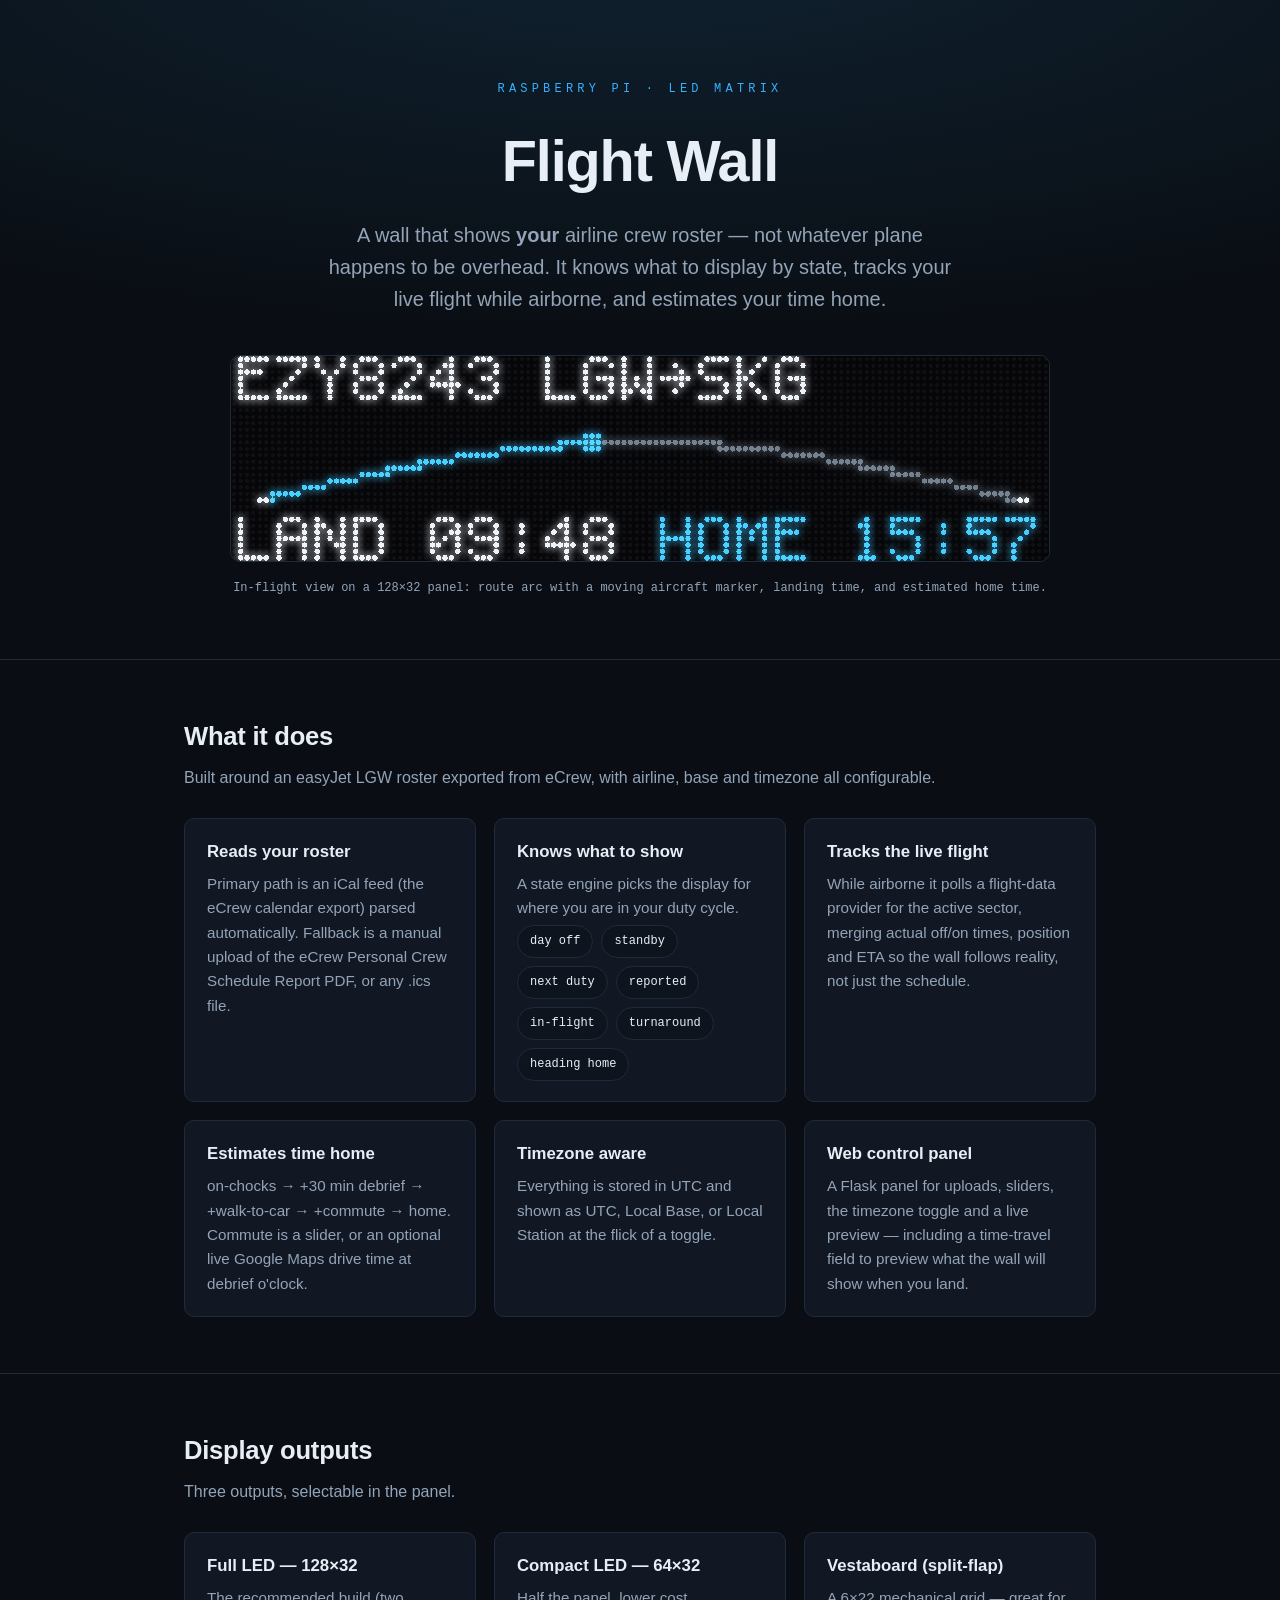
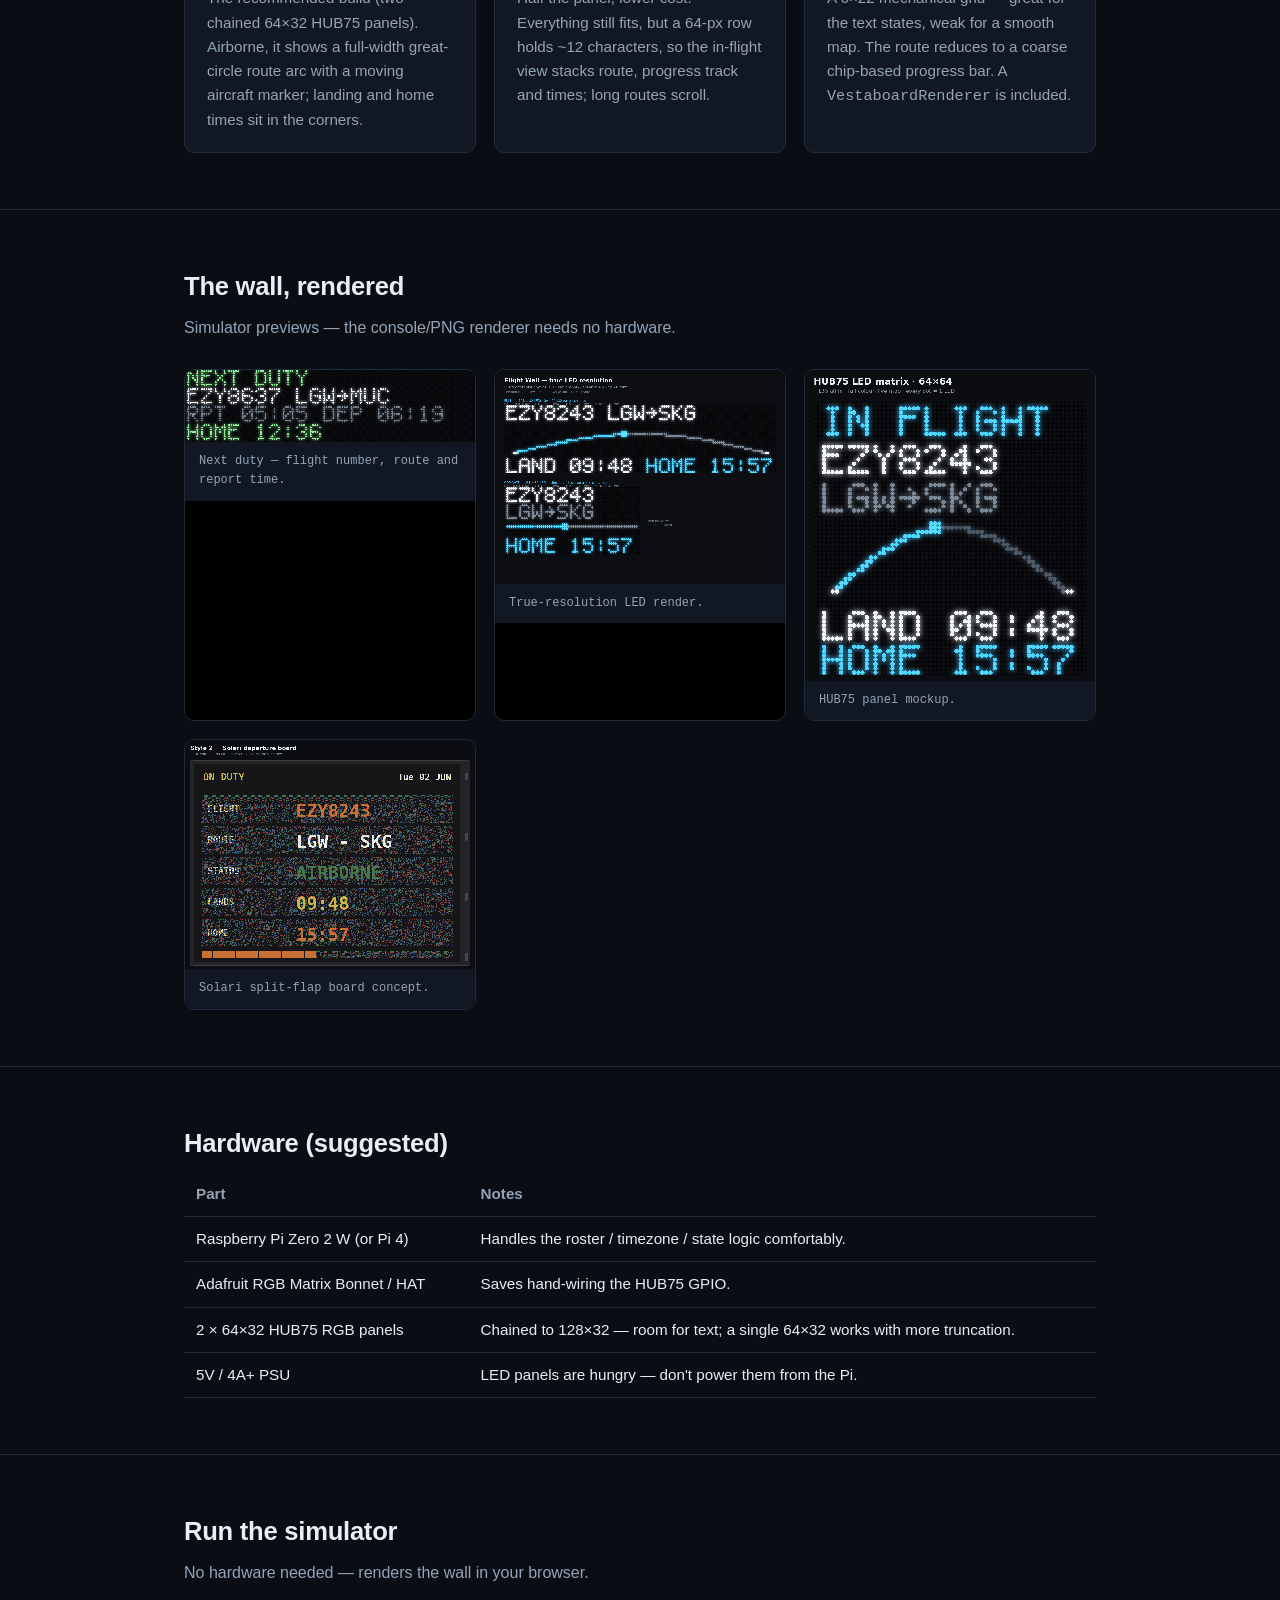
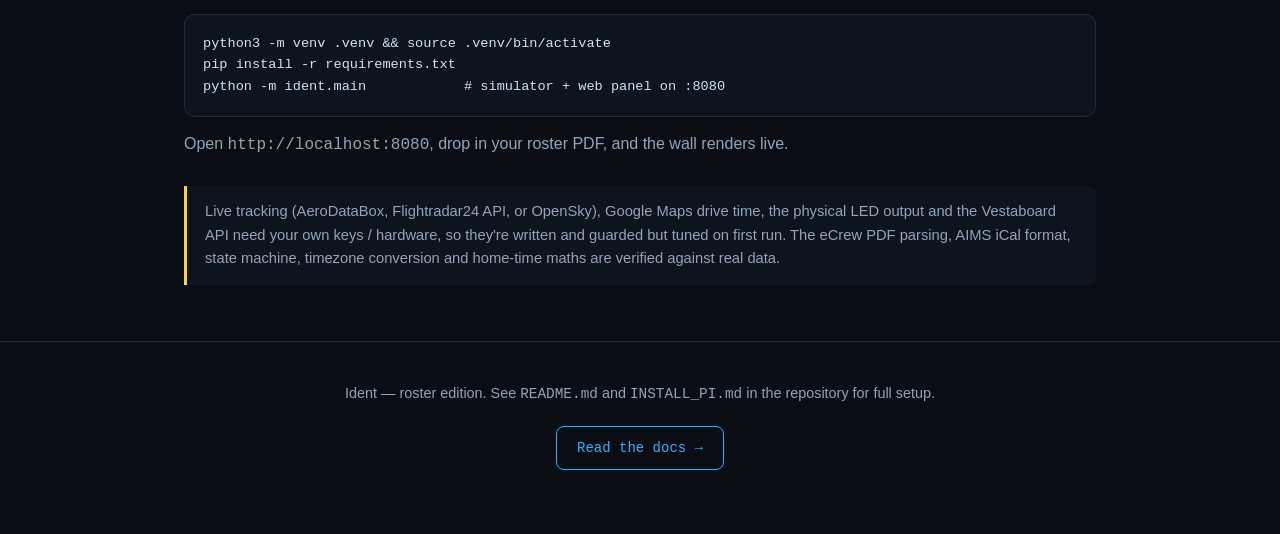
<file: index.html>
<!DOCTYPE html>
<html lang="en">
<head>
<meta charset="utf-8">
<meta name="viewport" content="width=device-width, initial-scale=1">
<title>Ident — roster edition</title>
<meta name="description" content="A Raspberry Pi + LED-matrix wall that shows your airline crew roster, tracks your live flight, and estimates your time home.">
<style>
  :root{
    --bg:#0a0e14; --panel:#111823; --panel2:#0e141d; --line:#1e2b3a;
    --text:#e8eef6; --muted:#93a4b8; --accent:#33b1ff; --accent2:#ffd23f;
    --mono:"SFMono-Regular",Consolas,"Liberation Mono",Menlo,monospace;
  }
  *{box-sizing:border-box}
  body{margin:0;background:var(--bg);color:var(--text);
    font-family:-apple-system,BlinkMacSystemFont,"Segoe UI",Roboto,Helvetica,Arial,sans-serif;
    line-height:1.6;-webkit-font-smoothing:antialiased}
  a{color:var(--accent);text-decoration:none}
  a:hover{text-decoration:underline}
  .wrap{max-width:960px;margin:0 auto;padding:0 24px}
  header{padding:80px 0 48px;text-align:center;border-bottom:1px solid var(--line);
    background:radial-gradient(1200px 400px at 50% -10%,rgba(51,177,255,.12),transparent)}
  .eyebrow{font-family:var(--mono);letter-spacing:.35em;text-transform:uppercase;
    font-size:12px;color:var(--accent);margin-bottom:16px}
  h1{font-size:clamp(2.2rem,6vw,3.6rem);margin:0 0 12px;letter-spacing:-.02em}
  .tag{color:var(--muted);font-size:clamp(1rem,2.4vw,1.25rem);max-width:640px;margin:0 auto}
  .hero-shot{margin:40px auto 0;max-width:820px}
  .hero-shot img{width:100%;border-radius:10px;border:1px solid var(--line);
    image-rendering:pixelated;background:#000}
  .cap{font-family:var(--mono);font-size:12px;color:var(--muted);margin-top:10px;text-align:center}
  section{padding:56px 0;border-bottom:1px solid var(--line)}
  h2{font-size:1.6rem;margin:0 0 8px;letter-spacing:-.01em}
  .lead{color:var(--muted);margin:0 0 28px}
  .grid{display:grid;gap:18px;grid-template-columns:repeat(auto-fit,minmax(240px,1fr))}
  .card{background:var(--panel);border:1px solid var(--line);border-radius:10px;padding:20px 22px}
  .card h3{margin:0 0 6px;font-size:1.05rem}
  .card p{margin:0;color:var(--muted);font-size:.95rem}
  .states{display:flex;flex-wrap:wrap;gap:8px;margin-top:4px}
  .chip{font-family:var(--mono);font-size:12px;color:var(--text);background:var(--panel2);
    border:1px solid var(--line);border-radius:999px;padding:6px 12px}
  .shots{display:grid;gap:18px;grid-template-columns:repeat(auto-fit,minmax(280px,1fr))}
  .shot{background:#000;border:1px solid var(--line);border-radius:10px;overflow:hidden}
  .shot img{width:100%;display:block;image-rendering:pixelated}
  .shot .cap{margin:0;padding:10px 14px;text-align:left;background:var(--panel)}
  table{width:100%;border-collapse:collapse;font-size:.95rem}
  td,th{text-align:left;padding:10px 12px;border-bottom:1px solid var(--line);vertical-align:top}
  th{color:var(--muted);font-weight:600}
  code,pre{font-family:var(--mono)}
  pre{background:var(--panel2);border:1px solid var(--line);border-radius:10px;
    padding:18px;overflow:auto;font-size:.85rem;color:#cfe3f5}
  .outputs{display:grid;gap:18px;grid-template-columns:repeat(auto-fit,minmax(240px,1fr))}
  .note{background:var(--panel2);border-left:3px solid var(--accent2);
    padding:14px 18px;border-radius:0 8px 8px 0;color:var(--muted);font-size:.92rem}
  footer{padding:40px 0 64px;color:var(--muted);font-size:.9rem;text-align:center}
  .cta{display:inline-block;margin-top:20px;font-family:var(--mono);font-size:14px;
    border:1px solid var(--accent);color:var(--accent);padding:10px 20px;border-radius:8px}
  .cta:hover{background:var(--accent);color:#04121e;text-decoration:none}
</style>
</head>
<body>
<header>
  <div class="wrap">
    <div class="eyebrow">Raspberry Pi &middot; LED Matrix</div>
    <h1>Flight&nbsp;Wall</h1>
    <p class="tag">A wall that shows <strong>your</strong> airline crew roster &mdash; not whatever
      plane happens to be overhead. It knows what to display by state, tracks your live flight while
      airborne, and estimates your time home.</p>
    <div class="hero-shot">
      <img src="assets/full_128x32_inflight.png" alt="Full 128x32 LED matrix showing flight EZY8243 LGW to SKG in flight, with a route arc, LAND 09:48 and HOME 15:57">
      <p class="cap">In-flight view on a 128&times;32 panel: route arc with a moving aircraft marker, landing time, and estimated home time.</p>
    </div>
  </div>
</header>

<section>
  <div class="wrap">
    <h2>What it does</h2>
    <p class="lead">Built around an easyJet LGW roster exported from eCrew, with airline, base and timezone all configurable.</p>
    <div class="grid">
      <div class="card">
        <h3>Reads your roster</h3>
        <p>Primary path is an iCal feed (the eCrew calendar export) parsed automatically. Fallback is a manual upload of the eCrew Personal Crew Schedule Report PDF, or any .ics file.</p>
      </div>
      <div class="card">
        <h3>Knows what to show</h3>
        <p>A state engine picks the display for where you are in your duty cycle.</p>
        <div class="states">
          <span class="chip">day off</span><span class="chip">standby</span>
          <span class="chip">next duty</span><span class="chip">reported</span>
          <span class="chip">in-flight</span><span class="chip">turnaround</span>
          <span class="chip">heading home</span>
        </div>
      </div>
      <div class="card">
        <h3>Tracks the live flight</h3>
        <p>While airborne it polls a flight-data provider for the active sector, merging actual off/on times, position and ETA so the wall follows reality, not just the schedule.</p>
      </div>
      <div class="card">
        <h3>Estimates time home</h3>
        <p>on-chocks &rarr; +30&nbsp;min debrief &rarr; +walk-to-car &rarr; +commute &rarr; home. Commute is a slider, or an optional live Google Maps drive time at debrief o'clock.</p>
      </div>
      <div class="card">
        <h3>Timezone aware</h3>
        <p>Everything is stored in UTC and shown as UTC, Local Base, or Local Station at the flick of a toggle.</p>
      </div>
      <div class="card">
        <h3>Web control panel</h3>
        <p>A Flask panel for uploads, sliders, the timezone toggle and a live preview &mdash; including a time-travel field to preview what the wall will show when you land.</p>
      </div>
    </div>
  </div>
</section>

<section>
  <div class="wrap">
    <h2>Display outputs</h2>
    <p class="lead">Three outputs, selectable in the panel.</p>
    <div class="outputs">
      <div class="card">
        <h3>Full LED &mdash; 128&times;32</h3>
        <p>The recommended build (two chained 64&times;32 HUB75 panels). Airborne, it shows a full-width great-circle route arc with a moving aircraft marker; landing and home times sit in the corners.</p>
      </div>
      <div class="card">
        <h3>Compact LED &mdash; 64&times;32</h3>
        <p>Half the panel, lower cost. Everything still fits, but a 64&#8209;px row holds ~12 characters, so the in-flight view stacks route, progress track and times; long routes scroll.</p>
      </div>
      <div class="card">
        <h3>Vestaboard (split-flap)</h3>
        <p>A 6&times;22 mechanical grid &mdash; great for the text states, weak for a smooth map. The route reduces to a coarse chip-based progress bar. A <code>VestaboardRenderer</code> is included.</p>
      </div>
    </div>
  </div>
</section>

<section>
  <div class="wrap">
    <h2>The wall, rendered</h2>
    <p class="lead">Simulator previews &mdash; the console/PNG renderer needs no hardware.</p>
    <div class="shots">
      <div class="shot">
        <img src="assets/full_128x32_nextduty.png" alt="LED matrix next-duty view">
        <p class="cap">Next duty &mdash; flight number, route and report time.</p>
      </div>
      <div class="shot">
        <img src="assets/led_true_resolution.png" alt="True-resolution LED render">
        <p class="cap">True-resolution LED render.</p>
      </div>
      <div class="shot">
        <img src="assets/mock_1_hub75_64x64.png" alt="HUB75 64x64 panel mockup">
        <p class="cap">HUB75 panel mockup.</p>
      </div>
      <div class="shot">
        <img src="assets/epaper_2_solari_board.png" alt="Solari split-flap style board concept">
        <p class="cap">Solari split-flap board concept.</p>
      </div>
    </div>
  </div>
</section>

<section>
  <div class="wrap">
    <h2>Hardware (suggested)</h2>
    <table>
      <tr><th>Part</th><th>Notes</th></tr>
      <tr><td>Raspberry Pi Zero 2 W (or Pi 4)</td><td>Handles the roster / timezone / state logic comfortably.</td></tr>
      <tr><td>Adafruit RGB Matrix Bonnet / HAT</td><td>Saves hand-wiring the HUB75 GPIO.</td></tr>
      <tr><td>2 &times; 64&times;32 HUB75 RGB panels</td><td>Chained to 128&times;32 &mdash; room for text; a single 64&times;32 works with more truncation.</td></tr>
      <tr><td>5V / 4A+ PSU</td><td>LED panels are hungry &mdash; don't power them from the Pi.</td></tr>
    </table>
  </div>
</section>

<section>
  <div class="wrap">
    <h2>Run the simulator</h2>
    <p class="lead">No hardware needed &mdash; renders the wall in your browser.</p>
<pre>python3 -m venv .venv &amp;&amp; source .venv/bin/activate
pip install -r requirements.txt
python -m ident.main            # simulator + web panel on :8080</pre>
    <p class="lead">Open <code>http://localhost:8080</code>, drop in your roster PDF, and the wall renders live.</p>
    <div class="note">Live tracking (AeroDataBox, Flightradar24 API, or OpenSky), Google Maps drive time,
      the physical LED output and the Vestaboard API need your own keys / hardware, so they're
      written and guarded but tuned on first run. The eCrew PDF parsing, AIMS iCal format, state
      machine, timezone conversion and home-time maths are verified against real data.</div>
  </div>
</section>

<footer>
  <div class="wrap">
    Ident &mdash; roster edition. See <code>README.md</code> and <code>INSTALL_PI.md</code> in the repository for full setup.
    <br><a class="cta" href="README.md">Read the docs &rarr;</a>
  </div>
</footer>
</body>
</html>
</file>
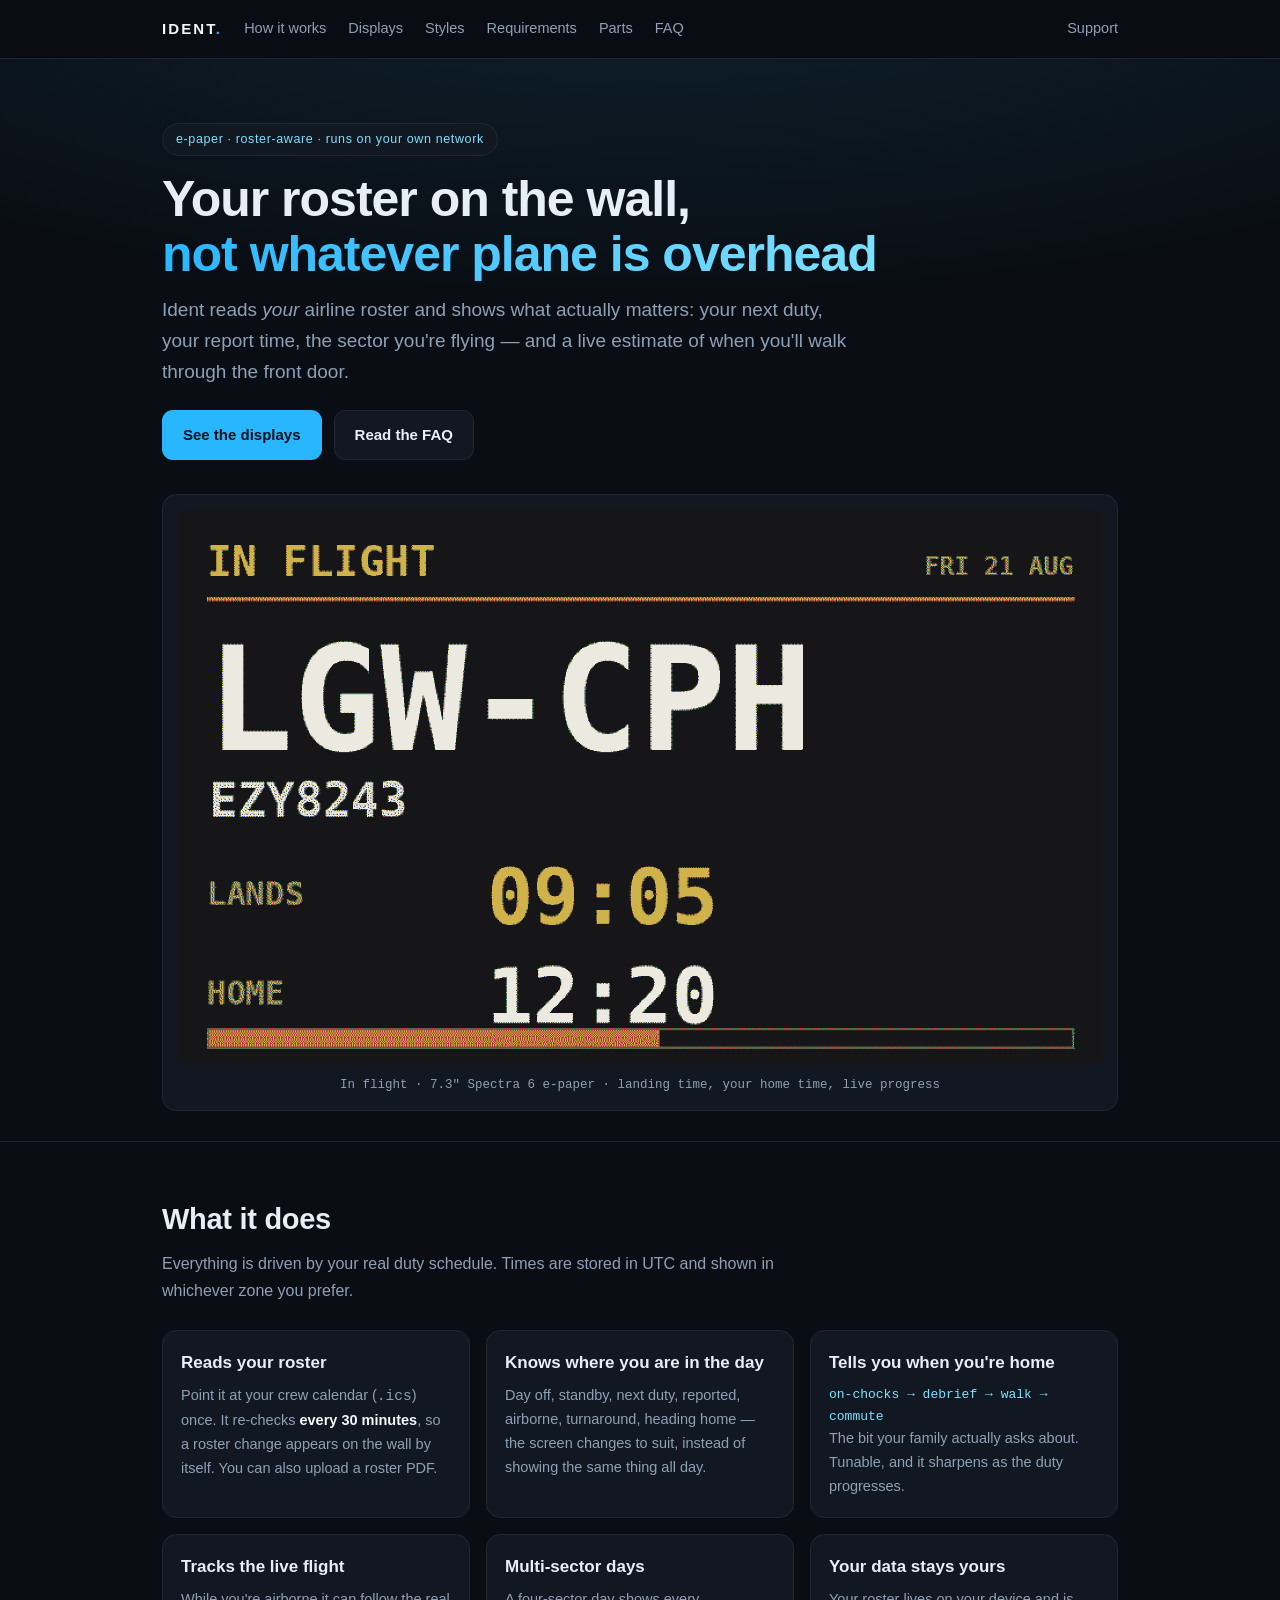
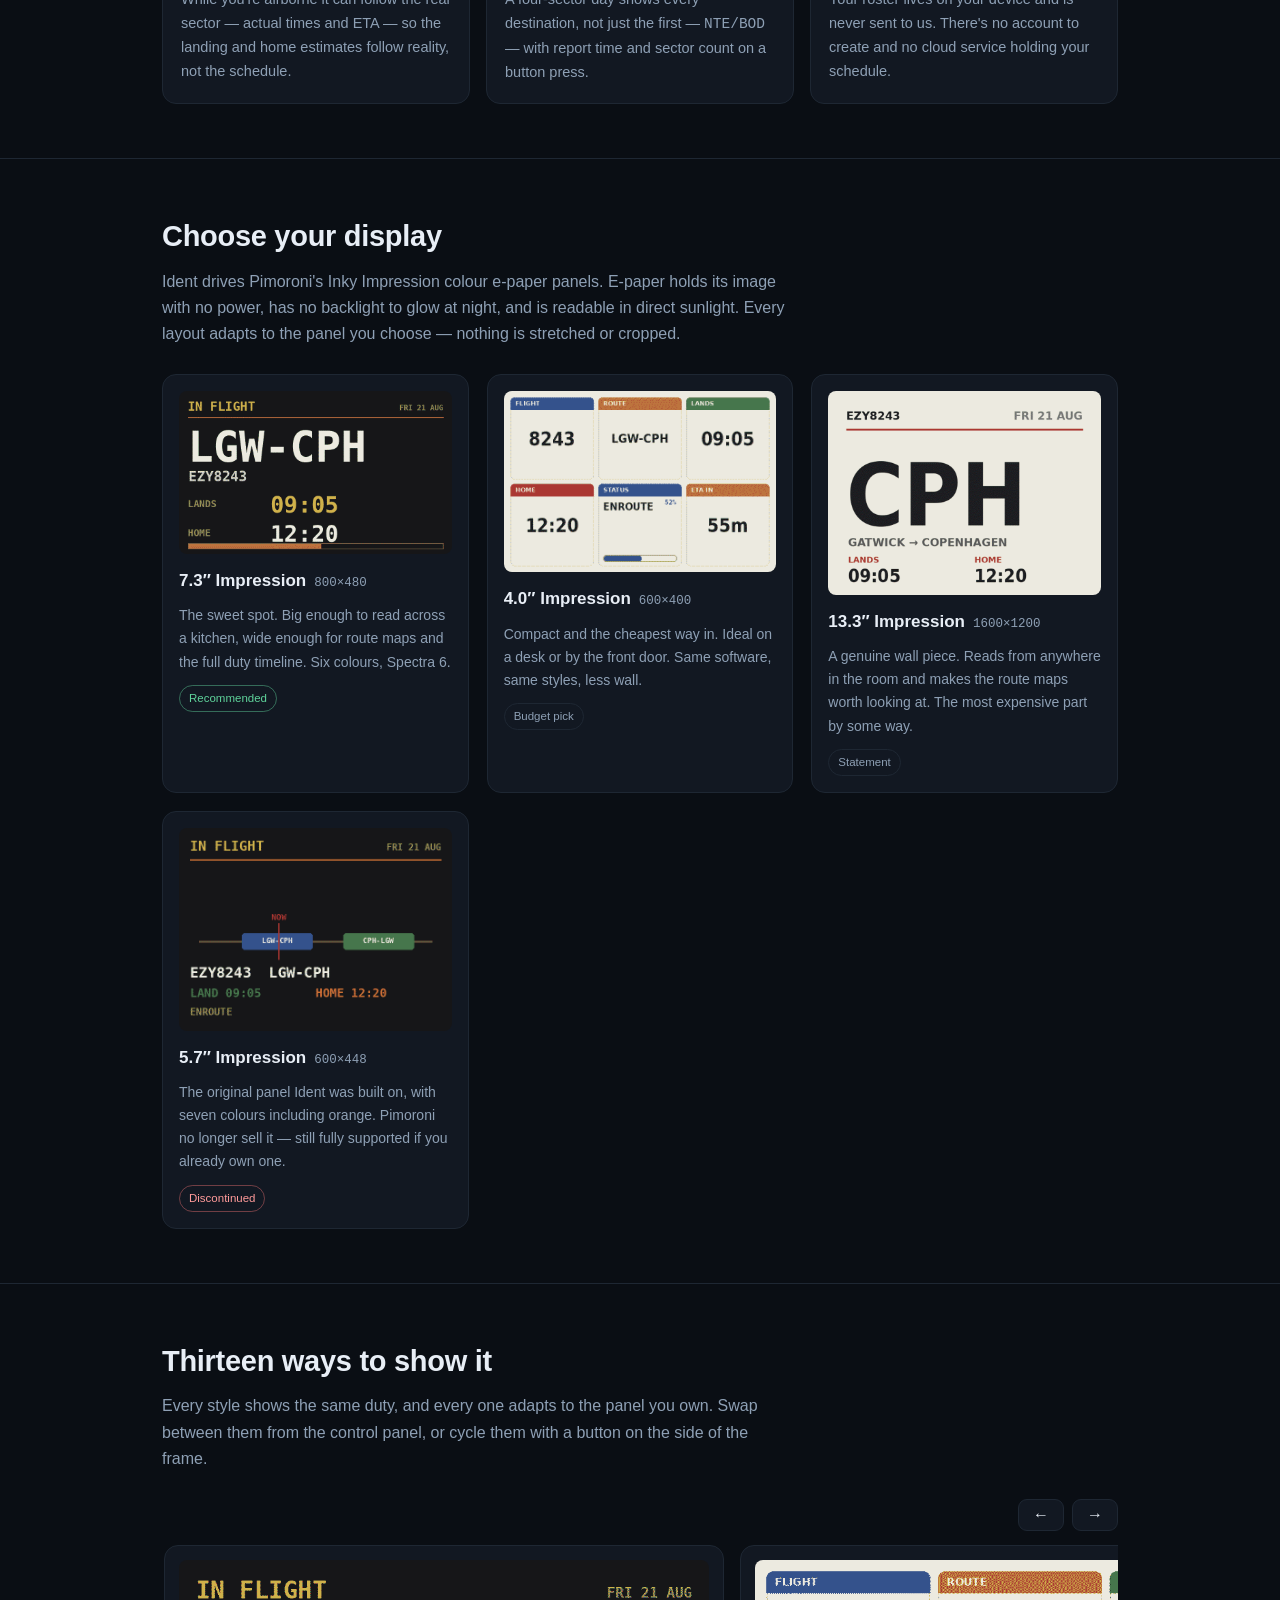
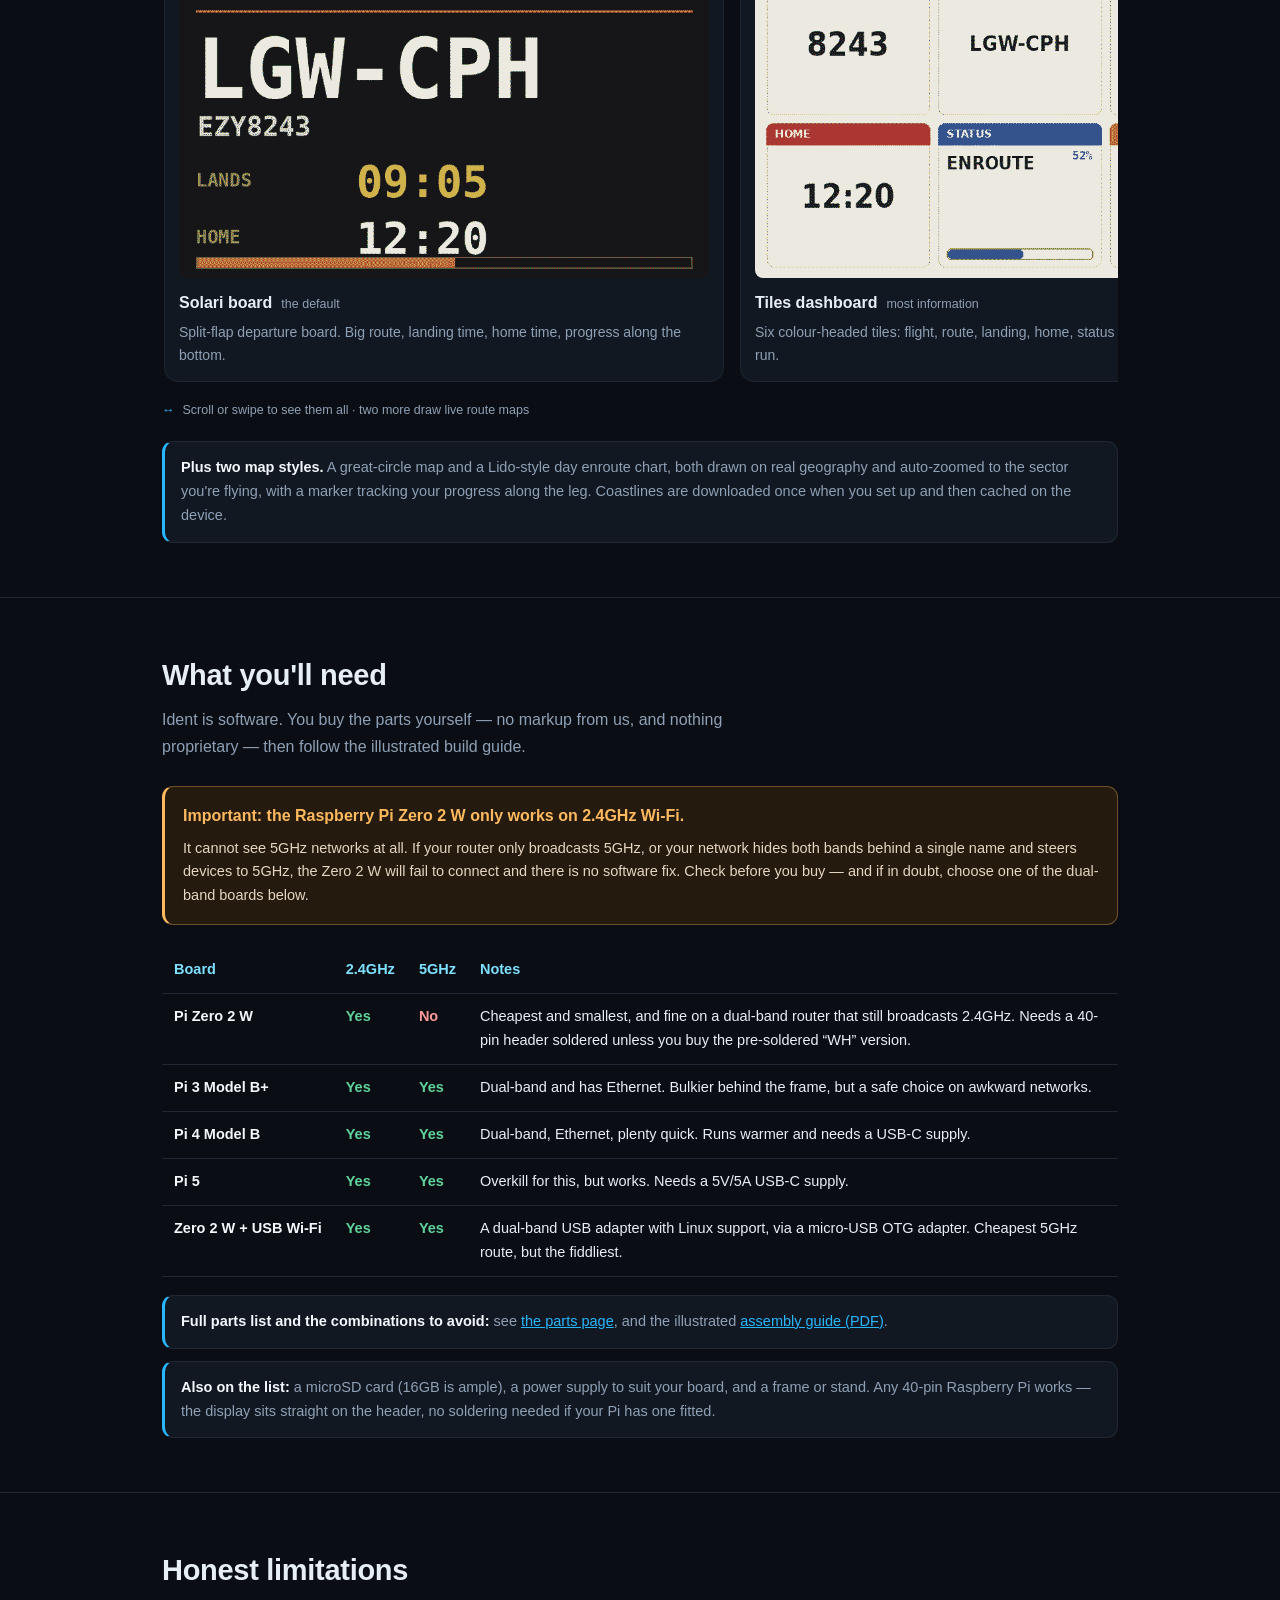
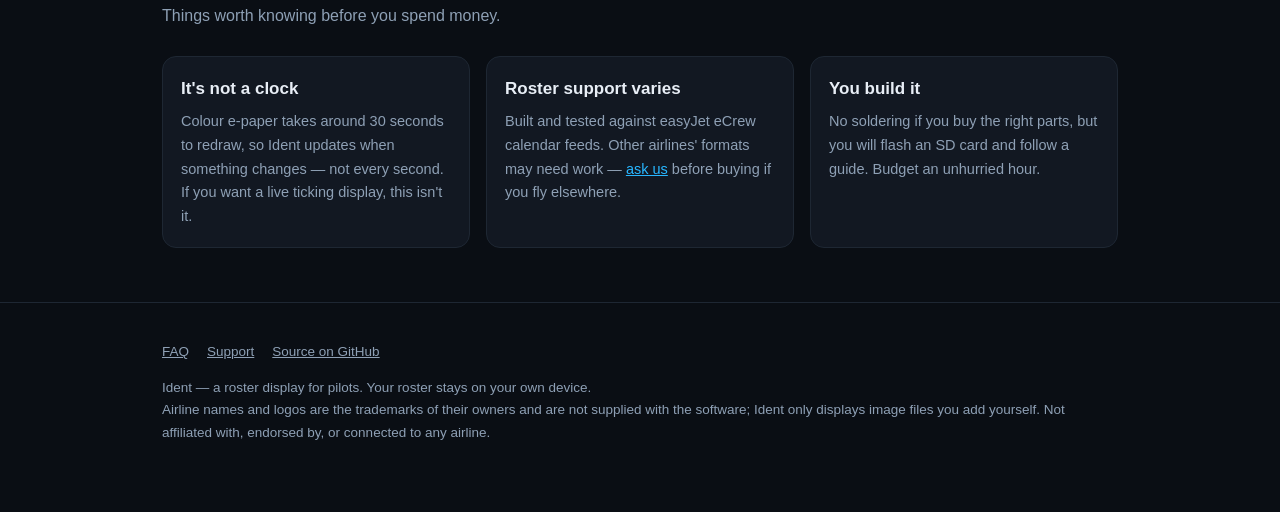
<file: docs/index.html>
<!doctype html>
<html lang="en">
<head>
<meta charset="utf-8">
<meta name="viewport" content="width=device-width,initial-scale=1">
<title>Ident — your flight roster on the wall</title>
<meta name="description" content="Ident is a wall-mounted e-paper display for airline pilots. It reads your roster, shows your next duty and report time, tracks the sector you're flying, and tells you when you'll actually be home.">
<link rel="stylesheet" href="style.css">
</head>
<body>

<nav><div class="wrap">
  <a class="brand" href="/">IDENT<span>.</span></a>
  <a class="l" href="#how">How it works</a>
  <a class="l" href="#displays">Displays</a>
  <a class="l" href="#styles">Styles</a>
  <a class="l" href="#requirements">Requirements</a>
  <a class="l" href="parts.html">Parts</a>
  <a class="l" href="faq.html">FAQ</a>
  <span class="sp"></span>
  <a class="l" href="support.html">Support</a>
</div></nav>

<header><div class="wrap">
  <span class="badge">e-paper · roster-aware · runs on your own network</span>
  <h1>Your roster on the wall,<br><span class="g">not whatever plane is overhead</span></h1>
  <p class="lead">Ident reads <em>your</em> airline roster and shows what actually matters:
    your next duty, your report time, the sector you're flying — and a live estimate
    of when you'll walk through the front door.</p>
  <div class="cta">
    <a class="btn primary" href="#displays">See the displays</a>
    <a class="btn ghost" href="faq.html">Read the FAQ</a>
  </div>
  <div class="shot">
    <img src="img/panels/impression_7_3_board_solari.png"
      alt="A 7.3 inch colour e-paper display showing IN FLIGHT, EZY8243, LGW-CPH, LANDS 09:05, HOME 12:20, with a progress bar along the bottom">
    <div class="cap mono">In flight · 7.3″ Spectra 6 e-paper · landing time, your home time, live progress</div>
  </div>
</div></header>

<section id="how"><div class="wrap">
  <h2>What it does</h2>
  <p class="sub">Everything is driven by your real duty schedule. Times are stored in UTC and
    shown in whichever zone you prefer.</p>
  <div class="grid">
    <div class="card"><h3>Reads your roster</h3>
      <p>Point it at your crew calendar (<span class="mono">.ics</span>) once. It re-checks
        <span class="k">every 30 minutes</span>, so a roster change appears on the wall by itself.
        You can also upload a roster PDF.</p></div>
    <div class="card"><h3>Knows where you are in the day</h3>
      <p>Day off, standby, next duty, reported, airborne, turnaround, heading home — the screen
        changes to suit, instead of showing the same thing all day.</p></div>
    <div class="card"><h3>Tells you when you're home</h3>
      <p class="mono" style="color:var(--accent2);font-size:13px">on-chocks → debrief → walk → commute</p>
      <p>The bit your family actually asks about. Tunable, and it sharpens as the duty progresses.</p></div>
    <div class="card"><h3>Tracks the live flight</h3>
      <p>While you're airborne it can follow the real sector — actual times and ETA — so the
        landing and home estimates follow reality, not the schedule.</p></div>
    <div class="card"><h3>Multi-sector days</h3>
      <p>A four-sector day shows every destination, not just the first — <span class="mono">NTE/BOD</span>
        — with report time and sector count on a button press.</p></div>
    <div class="card"><h3>Your data stays yours</h3>
      <p>Your roster lives on your device and is never sent to us. There's no account to create
        and no cloud service holding your schedule.</p></div>
  </div>
</div></section>

<section id="displays"><div class="wrap">
  <h2>Choose your display</h2>
  <p class="sub">Ident drives Pimoroni's Inky Impression colour e-paper panels. E-paper holds its
    image with no power, has no backlight to glow at night, and is readable in direct sunlight.
    Every layout adapts to the panel you choose — nothing is stretched or cropped.</p>

  <div class="panels">
    <div class="pcard">
      <img src="img/panels/impression_7_3_board_solari.png" alt="7.3 inch panel showing the departure-board style">
      <div class="t"><h3>7.3″ Impression</h3><span class="px mono">800×480</span></div>
      <p>The sweet spot. Big enough to read across a kitchen, wide enough for route maps and the
        full duty timeline. Six colours, Spectra 6.</p>
      <span class="tag best">Recommended</span>
    </div>
    <div class="pcard">
      <img src="img/panels/impression_4_tiles.png" alt="4 inch panel showing the tiles dashboard style">
      <div class="t"><h3>4.0″ Impression</h3><span class="px mono">600×400</span></div>
      <p>Compact and the cheapest way in. Ideal on a desk or by the front door. Same software,
        same styles, less wall.</p>
      <span class="tag">Budget pick</span>
    </div>
    <div class="pcard">
      <img src="img/panels/impression_13_3_minimal.png" alt="13.3 inch panel showing the minimal style">
      <div class="t"><h3>13.3″ Impression</h3><span class="px mono">1600×1200</span></div>
      <p>A genuine wall piece. Reads from anywhere in the room and makes the route maps worth
        looking at. The most expensive part by some way.</p>
      <span class="tag">Statement</span>
    </div>
    <div class="pcard">
      <img src="img/panels/impression_5_7_timeline.png" alt="5.7 inch panel showing the duty timeline style">
      <div class="t"><h3>5.7″ Impression</h3><span class="px mono">600×448</span></div>
      <p>The original panel Ident was built on, with seven colours including orange. Pimoroni no
        longer sell it — still fully supported if you already own one.</p>
      <span class="tag gone">Discontinued</span>
    </div>
  </div>

</div></section>

<section id="styles"><div class="wrap">
  <h2>Thirteen ways to show it</h2>
  <p class="sub">Every style shows the same duty, and every one adapts to the panel you own.
    Swap between them from the control panel, or cycle them with a button on the side of the frame.</p>

  <div class="gal">
    <div class="navbtns">
      <button type="button" aria-label="Previous style" onclick="railScroll(-1)">&larr;</button>
      <button type="button" aria-label="Next style" onclick="railScroll(1)">&rarr;</button>
    </div>
    <div class="rail" id="rail">
      <div class="slide"><img loading="lazy" src="img/styles/board_solari.png" alt="Solari departure board style">
        <div class="t"><h3>Solari board</h3><span>the default</span></div>
        <p>Split-flap departure board. Big route, landing time, home time, progress along the bottom.</p></div>
      <div class="slide"><img loading="lazy" src="img/styles/tiles.png" alt="Tiles dashboard style">
        <div class="t"><h3>Tiles dashboard</h3><span>most information</span></div>
        <p>Six colour-headed tiles: flight, route, landing, home, status with progress, and time to run.</p></div>
      <div class="slide"><img loading="lazy" src="img/styles/minimal.png" alt="Minimal style with an oversized destination code">
        <div class="t"><h3>Minimal</h3><span>read it from the hallway</span></div>
        <p>One enormous destination code and the two times that matter. Nothing else.</p></div>
      <div class="slide"><img loading="lazy" src="img/styles/timeline.png" alt="Duty timeline style">
        <div class="t"><h3>Duty timeline</h3><span>best for long days</span></div>
        <p>The whole duty as a single bar — report, each sector, then home — with a NOW marker.</p></div>
      <div class="slide"><img loading="lazy" src="img/styles/board_flip.png" alt="Flip clock style">
        <div class="t"><h3>Flip clock</h3><span>retro</span></div>
        <p>Mechanical flip-tile lettering, like an old station clock.</p></div>
      <div class="slide"><img loading="lazy" src="img/styles/board_dot.png" alt="LED dot matrix sign style">
        <div class="t"><h3>LED dot sign</h3><span>retro</span></div>
        <p>Dot-matrix lettering in the style of an airport gate sign.</p></div>
      <div class="slide"><img loading="lazy" src="img/styles/board_yellow.png" alt="Yellow grid departure board style">
        <div class="t"><h3>Yellow grid</h3><span>high contrast</span></div>
        <p>Classic yellow-on-black departures grid. The most legible at distance.</p></div>
      <div class="slide"><img loading="lazy" src="img/styles/board_rail.png" alt="Rail blue departure board style">
        <div class="t"><h3>Rail blue</h3><span>calm</span></div>
        <p>Softer railway-platform palette for rooms where a black panel would shout.</p></div>
      <div class="slide"><img loading="lazy" src="img/styles/swiss.png" alt="Swiss minimalist style">
        <div class="t"><h3>Swiss</h3><span>typographic</span></div>
        <p>White, gridded and restrained. Looks like a poster rather than a gadget.</p></div>
      <div class="slide"><img loading="lazy" src="img/styles/cockpit.png" alt="Cockpit EFIS style">
        <div class="t"><h3>Cockpit EFIS</h3><span>for the nerds</span></div>
        <p>Instrument-panel colours and layout. Familiar if you spend your day behind one.</p></div>
    </div>
    <div class="galhint"><span class="arrow">&#8596;</span> Scroll or swipe to see them all · two more draw live route maps</div>
  </div>

  <div class="note" style="margin-top:20px">
    <strong style="color:var(--white)">Plus two map styles.</strong>
    A great-circle map and a Lido-style day enroute chart, both drawn on real geography and
    auto-zoomed to the sector you're flying, with a marker tracking your progress along the leg.
    Coastlines are downloaded once when you set up and then cached on the device.
  </div>
</div></section>

<section id="requirements"><div class="wrap">
  <h2>What you'll need</h2>
  <p class="sub">Ident is software. You buy the parts yourself — no markup from us, and nothing
    proprietary — then follow the illustrated build guide.</p>

  <div class="warn">
    <strong>Important: the Raspberry Pi Zero 2 W only works on 2.4GHz Wi-Fi.</strong>
    <p>It cannot see 5GHz networks at all. If your router only broadcasts 5GHz, or your network
      hides both bands behind a single name and steers devices to 5GHz, the Zero 2 W will fail to
      connect and there is no software fix. Check before you buy — and if in doubt, choose one of
      the dual-band boards below.</p>
  </div>

  <table>
    <tr><th>Board</th><th>2.4GHz</th><th>5GHz</th><th>Notes</th></tr>
    <tr><td class="k">Pi Zero 2 W</td><td class="yes">Yes</td><td class="no">No</td>
      <td>Cheapest and smallest, and fine on a dual-band router that still broadcasts 2.4GHz. Needs a
        40-pin header soldered unless you buy the pre-soldered “WH” version.</td></tr>
    <tr><td class="k">Pi 3 Model B+</td><td class="yes">Yes</td><td class="yes">Yes</td>
      <td>Dual-band and has Ethernet. Bulkier behind the frame, but a safe choice on awkward networks.</td></tr>
    <tr><td class="k">Pi 4 Model B</td><td class="yes">Yes</td><td class="yes">Yes</td>
      <td>Dual-band, Ethernet, plenty quick. Runs warmer and needs a USB-C supply.</td></tr>
    <tr><td class="k">Pi 5</td><td class="yes">Yes</td><td class="yes">Yes</td>
      <td>Overkill for this, but works. Needs a 5V/5A USB-C supply.</td></tr>
    <tr><td class="k">Zero 2 W + USB Wi-Fi</td><td class="yes">Yes</td><td class="yes">Yes</td>
      <td>A dual-band USB adapter with Linux support, via a micro-USB OTG adapter. Cheapest 5GHz
        route, but the fiddliest.</td></tr>
  </table>

  <div class="note" style="margin-top:18px">
    <strong style="color:var(--white)">Full parts list and the combinations to avoid:</strong>
    see <a href="parts.html">the parts page</a>, and the illustrated
    <a href="guides/ident_assembly_guide.pdf">assembly guide (PDF)</a>.
  </div>

  <div class="note" style="margin-top:12px">
    <strong style="color:var(--white)">Also on the list:</strong> a microSD card (16GB is ample),
    a power supply to suit your board, and a frame or stand. Any 40-pin Raspberry Pi works — the
    display sits straight on the header, no soldering needed if your Pi has one fitted.
  </div>
</div></section>

<section><div class="wrap">
  <h2>Honest limitations</h2>
  <p class="sub">Things worth knowing before you spend money.</p>
  <div class="grid">
    <div class="card"><h3>It's not a clock</h3>
      <p>Colour e-paper takes around 30 seconds to redraw, so Ident updates when something changes —
        not every second. If you want a live ticking display, this isn't it.</p></div>
    <div class="card"><h3>Roster support varies</h3>
      <p>Built and tested against easyJet eCrew calendar feeds. Other airlines' formats may need
        work — <a href="support.html">ask us</a> before buying if you fly elsewhere.</p></div>
    <div class="card"><h3>You build it</h3>
      <p>No soldering if you buy the right parts, but you will flash an SD card and follow a guide.
        Budget an unhurried hour.</p></div>
  </div>
</div></section>

<footer><div class="wrap">
  <div class="fl">
    <a href="faq.html">FAQ</a><a href="support.html">Support</a>
    <a href="https://github.com/captaincomplex/ident">Source on GitHub</a>
  </div>
  <p>Ident — a roster display for pilots. Your roster stays on your own device.<br>
    Airline names and logos are the trademarks of their owners and are not supplied with the
    software; Ident only displays image files you add yourself. Not affiliated with, endorsed by,
    or connected to any airline.</p>
</div></footer>

<script>
function railScroll(dir){
  var r=document.getElementById('rail');
  var s=r.querySelector('.slide');
  if(!r||!s)return;
  r.scrollBy({left:dir*(s.getBoundingClientRect().width+16),behavior:'smooth'});
}
</script>
</body></html>
</file>
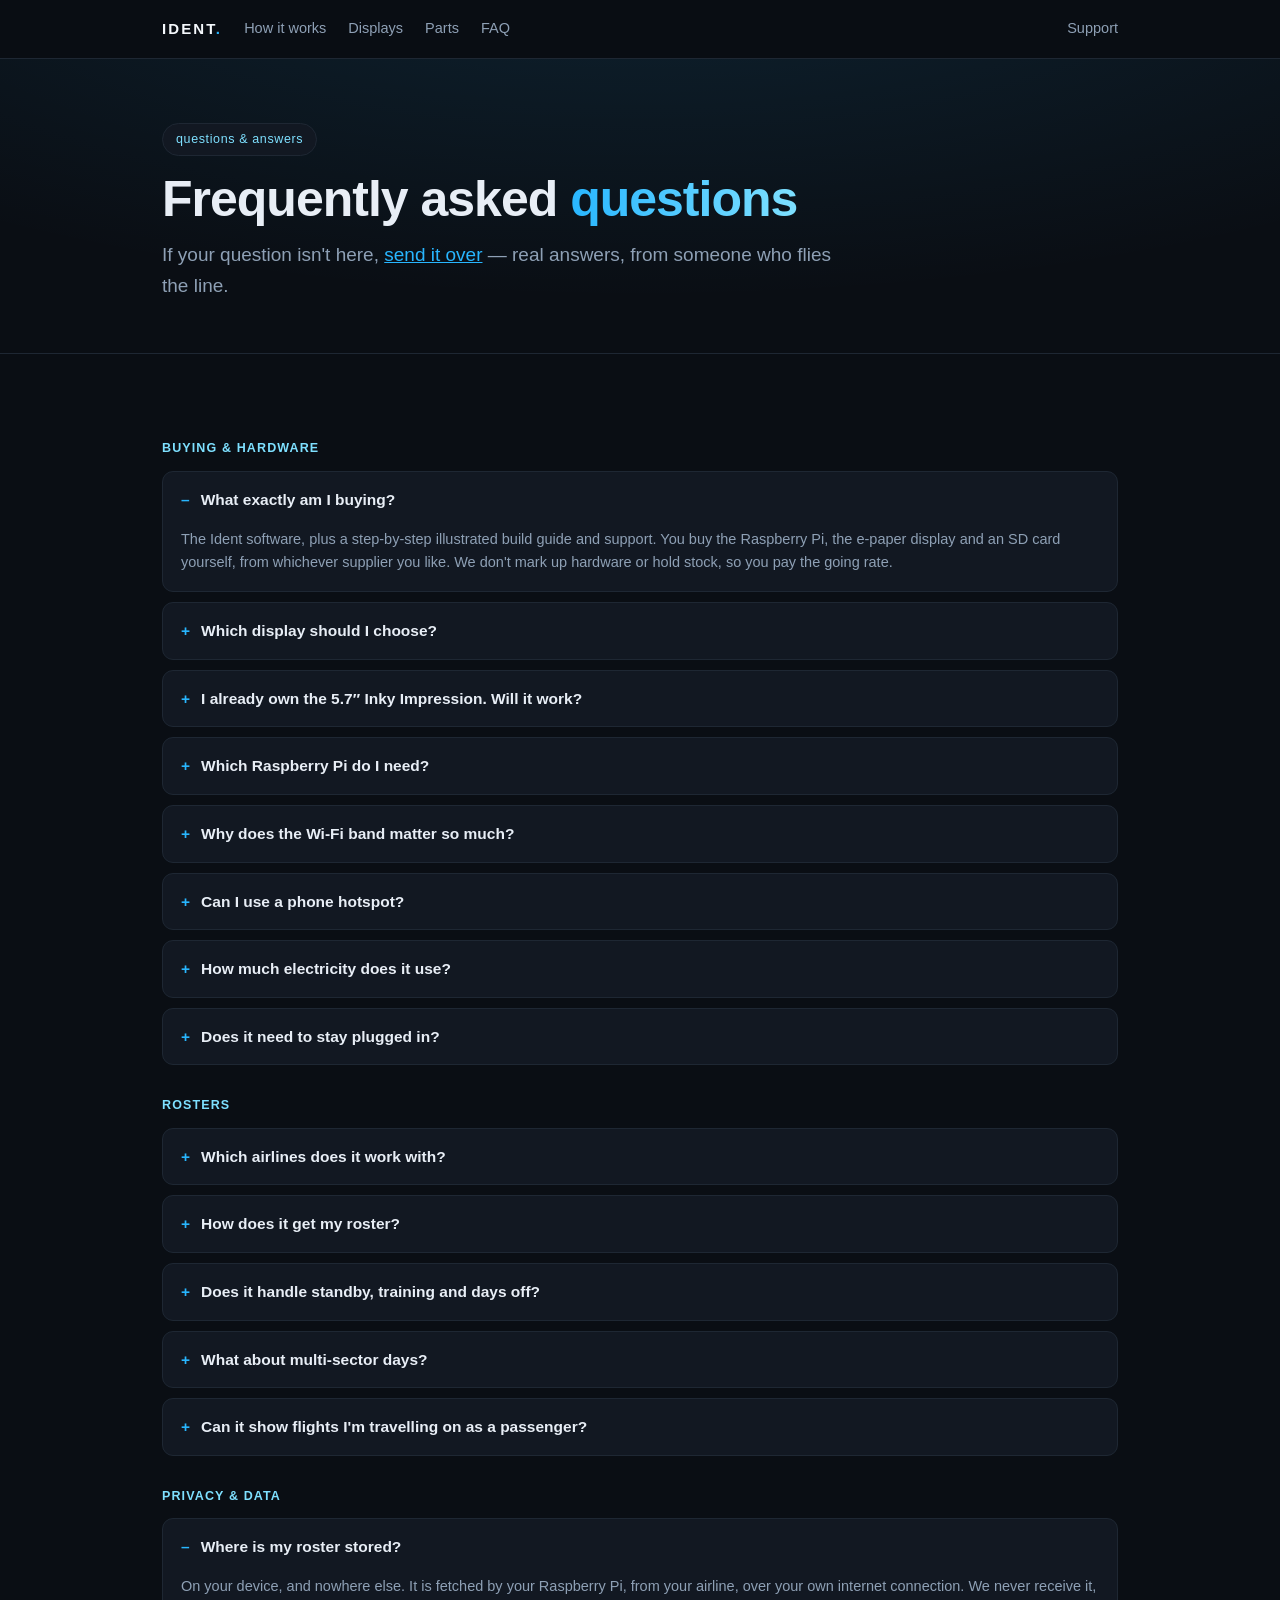
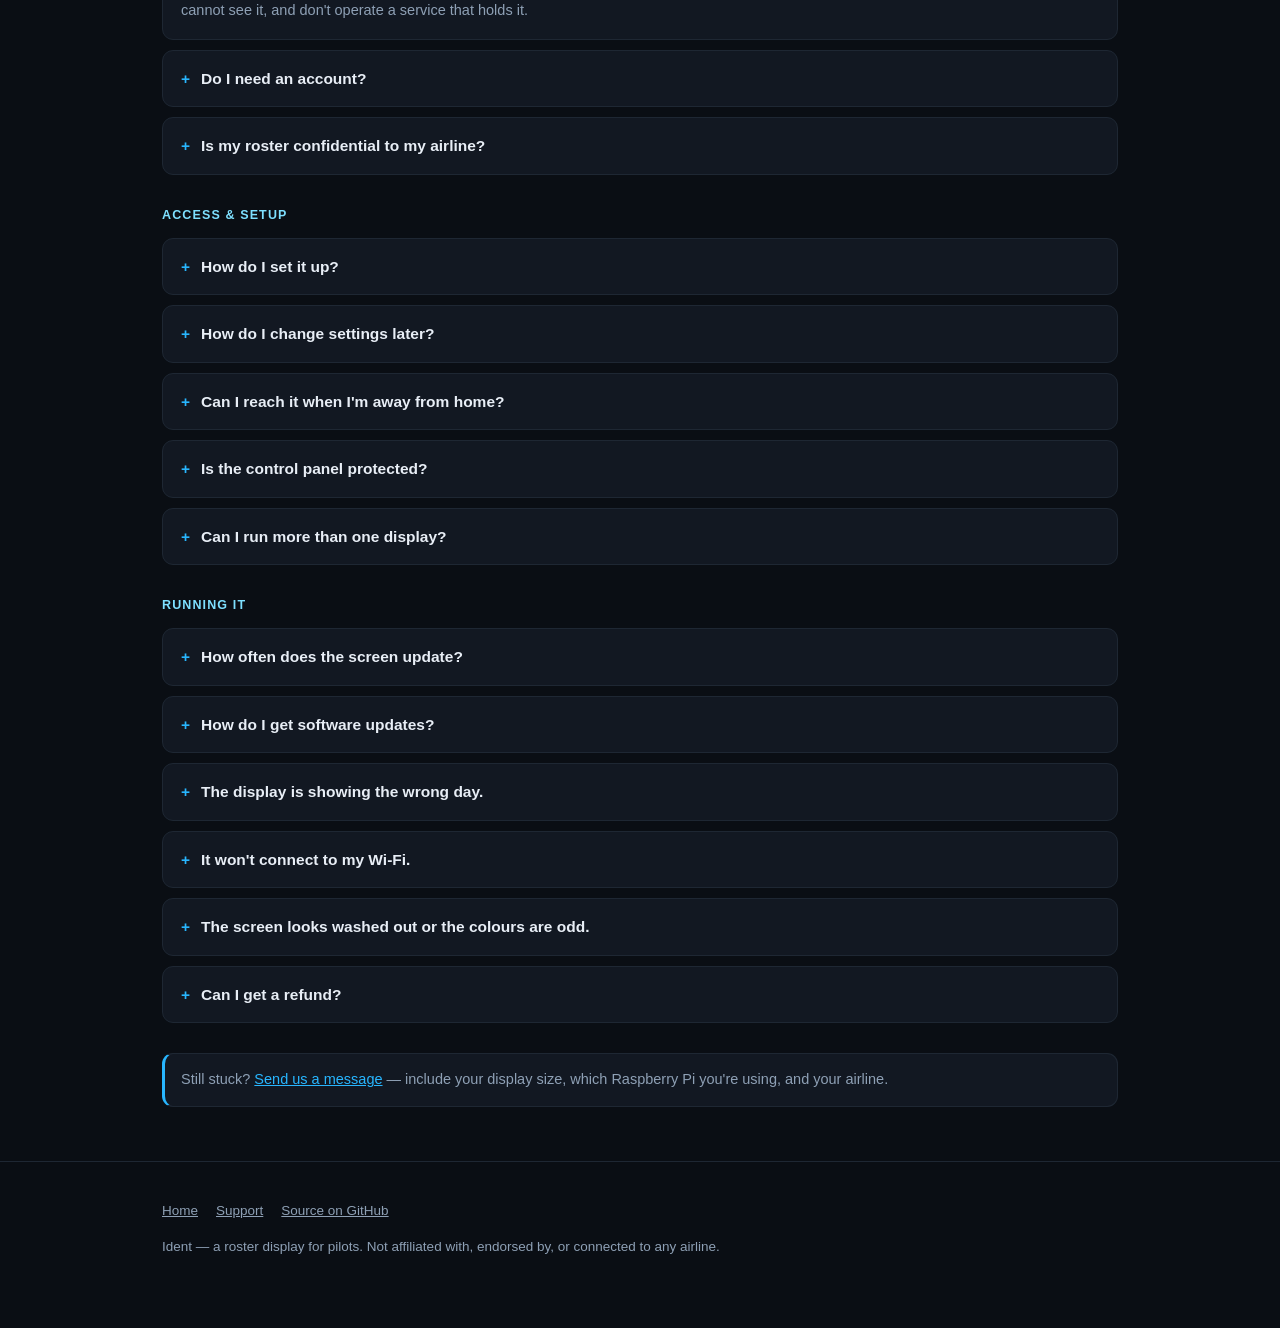
<file: docs/faq.html>
<!doctype html>
<html lang="en">
<head>
<meta charset="utf-8">
<meta name="viewport" content="width=device-width,initial-scale=1">
<title>Ident — frequently asked questions</title>
<meta name="description" content="Answers about Ident: which display and Raspberry Pi to buy, Wi-Fi requirements, roster compatibility, privacy, remote access, updates and troubleshooting.">
<link rel="stylesheet" href="style.css">
</head>
<body>

<nav><div class="wrap">
  <a class="brand" href="index.html">IDENT<span>.</span></a>
  <a class="l" href="index.html#how">How it works</a>
  <a class="l" href="index.html#displays">Displays</a>
  <a class="l" href="parts.html">Parts</a>
  <a class="l" href="faq.html">FAQ</a>
  <span class="sp"></span>
  <a class="l" href="support.html">Support</a>
</div></nav>

<header><div class="wrap">
  <span class="badge">questions &amp; answers</span>
  <h1>Frequently asked <span class="g">questions</span></h1>
  <p class="lead">If your question isn't here, <a href="support.html">send it over</a> — real
    answers, from someone who flies the line.</p>
</div></header>

<section><div class="wrap">

<div class="faqcat">BUYING &amp; HARDWARE</div>

<details open><summary>What exactly am I buying?</summary><div class="body">
<p>The Ident software, plus a step-by-step illustrated build guide and support. You buy the
Raspberry Pi, the e-paper display and an SD card yourself, from whichever supplier you like.
We don't mark up hardware or hold stock, so you pay the going rate.</p></div></details>

<details><summary>Which display should I choose?</summary><div class="body">
<p>The <strong>7.3″ Inky Impression</strong> is the one to get if you're unsure — readable across
a room and wide enough for the route maps. The <strong>4.0″</strong> is the budget option and works
well on a desk. The <strong>13.3″</strong> is a proper wall piece but costs considerably more.</p>
<p>All of them use Pimoroni's Spectra 6 colour e-paper and all are fully supported.</p></div></details>

<details><summary>I already own the 5.7″ Inky Impression. Will it work?</summary><div class="body">
<p>Yes, fully. That's the panel Ident was originally built on, and it has seven colours rather than
six. Pimoroni have discontinued it, so it isn't a sensible choice for a new build, but if you have
one it will keep working.</p></div></details>

<details><summary>Which Raspberry Pi do I need?</summary><div class="body">
<p>Any Pi with a 40-pin header. The Zero 2 W is the cheapest and smallest and is the usual choice —
<strong>but only if your Wi-Fi broadcasts on 2.4GHz</strong> (see the next question). A Pi 3B+, 4 or
5 will also work and support 5GHz.</p>
<p>If you buy a plain Zero 2 W you'll need to solder a 40-pin header. Buy the pre-soldered
<span class="mono">Zero 2 WH</span> version and you won't.</p></div></details>

<details><summary>Why does the Wi-Fi band matter so much?</summary><div class="body">
<p>The Raspberry Pi Zero 2 W has a 2.4GHz-only radio. It cannot see 5GHz networks — this is a
hardware limit with no software workaround.</p>
<p>Most home routers broadcast both bands, so it's usually fine. Problems arise when a router
publishes a single network name and steers devices onto 5GHz, or when 2.4GHz has been switched off.
If that's your setup, either enable 2.4GHz, give the 2.4GHz band its own name, or choose a
dual-band Pi.</p></div></details>

<details><summary>Can I use a phone hotspot?</summary><div class="body">
<p>Usually not with a Zero 2 W. iPhone hotspots default to 5GHz; turning on
<em>Maximise Compatibility</em> forces 2.4GHz and generally fixes it. A dual-band Pi avoids the
problem entirely.</p></div></details>

<details><summary>How much electricity does it use?</summary><div class="body">
<p>Very little. A Raspberry Pi Zero 2 W idles at roughly <strong>0.5–1&nbsp;watt</strong> — published
measurements put it around 100–120&nbsp;mA at 5V, rising towards 250&nbsp;mA with Wi-Fi busy. The
e-paper panel draws nothing at all while it's just sitting there showing your duty; it only pulls
current during the ~30 second redraw, which happens a handful of times a day.</p>
<p>Call it <strong>under 1&nbsp;watt on average</strong>. Left on permanently that's roughly
6&nbsp;kWh a year — around <strong>£1.50–£2 a year</strong> at typical UK electricity prices, or
about the same as leaving a phone charger plugged in.</p>
<p>A Pi 4 or Pi 5 draws considerably more (nearer 3–5&nbsp;watts idle), so if running costs matter
and your Wi-Fi has a 2.4GHz band, the Zero 2 W is the efficient choice.</p></div></details>

<details><summary>Does it need to stay plugged in?</summary><div class="body">
<p>Yes, for updates. E-paper keeps its image without power, so the display doesn't go blank if you
unplug it — it simply stops changing. Power draw is very low.</p></div></details>

<div class="faqcat">ROSTERS</div>

<details><summary>Which airlines does it work with?</summary><div class="body">
<p>Ident was built and tested against <strong>easyJet eCrew</strong> calendar feeds. Any roster
published as a standard <span class="mono">.ics</span> calendar has a good chance of working, and
PDF rosters can be uploaded too.</p>
<p>If you fly for another airline, <a href="support.html">get in touch before you buy</a> and we'll
tell you honestly whether it'll work.</p></div></details>

<details><summary>How does it get my roster?</summary><div class="body">
<p>You paste your crew calendar link into the control panel once. Ident then re-checks it every 30
minutes, so roster changes appear without you doing anything.</p></div></details>

<details><summary>Does it handle standby, training and days off?</summary><div class="body">
<p>Yes. It recognises standby, training and non-flying codes and shows the right screen. On a day
off it shows your next duty — the date, report time and where you're going.</p></div></details>

<details><summary>What about multi-sector days?</summary><div class="body">
<p>All destinations are shown, not just the first. A four-sector day reads as
<span class="mono">NTE/BOD</span>, and a button press gives report time and sector count.</p></div></details>

<details><summary>Can it show flights I'm travelling on as a passenger?</summary><div class="body">
<p>Yes — personal flights can be added by flight number and are tracked the same way, with the
report time set for leisure travel rather than duty.</p></div></details>

<div class="faqcat">PRIVACY &amp; DATA</div>

<details open><summary>Where is my roster stored?</summary><div class="body">
<p>On your device, and nowhere else. It is fetched by your Raspberry Pi, from your airline, over
your own internet connection. We never receive it, cannot see it, and don't operate a service that
holds it.</p></div></details>

<details><summary>Do I need an account?</summary><div class="body">
<p>No. There's no sign-up, no cloud login and no telemetry. The only outbound connections your
device makes are to your roster feed, an optional flight-tracking service, and a daily check for
software updates.</p></div></details>

<details><summary>Is my roster confidential to my airline?</summary><div class="body">
<p>Worth checking your own company's IT and data policies — some airlines have rules about where
crew data may be processed. Because Ident keeps everything on your own hardware, it's a far easier
conversation than a cloud service, but the responsibility is yours.</p></div></details>

<div class="faqcat">ACCESS &amp; SETUP</div>

<details><summary>How do I set it up?</summary><div class="body">
<p>Flash the SD card, plug the display onto the Pi, power it up, and open the setup page in your
browser. It walks you through your base, airline, roster link and a password. Allow an unhurried
hour for a first build.</p></div></details>

<details><summary>How do I change settings later?</summary><div class="body">
<p>Through the control panel in any browser on your home network. You can change display style,
timing, timezone and roster source from your phone.</p></div></details>

<details><summary>Can I reach it when I'm away from home?</summary><div class="body">
<p>Yes, and it's optional. The simplest route is a free Cloudflare tunnel, which gives you a web
address you can open from anywhere without installing anything. Tailscale is the other option and
gives a permanent private address. Both are free for personal use and neither requires opening
ports on your router.</p>
<p>Left switched off, your display is reachable only from your own home network.</p></div></details>

<details><summary>Is the control panel protected?</summary><div class="body">
<p>You set a username and password during setup. Passwords are stored only as a salted hash. If you
expose the panel to the internet, use one of the tunnel options above so the connection is
encrypted.</p></div></details>

<details><summary>Can I run more than one display?</summary><div class="body">
<p>Yes. Point each one at the same roster link and they'll stay in step by themselves — no server
in the middle. Give each a name (Kitchen, Study) so you can tell them apart.</p></div></details>

<div class="faqcat">RUNNING IT</div>

<details><summary>How often does the screen update?</summary><div class="body">
<p>Colour e-paper takes roughly 30 seconds to redraw, so Ident refreshes when something meaningful
changes rather than continuously. It's a duty board, not a clock.</p></div></details>

<details><summary>How do I get software updates?</summary><div class="body">
<p>Your display checks for new versions once a day and tells you in the control panel. Installing
is one click and always your choice — nothing is installed behind your back. The update is
checksum-verified and the previous version is backed up first.</p></div></details>

<details><summary>The display is showing the wrong day.</summary><div class="body">
<p>Almost always a network problem. A Raspberry Pi has no battery-backed clock, so if it can't
reach the internet it keeps the last time it knew. Reconnect it to Wi-Fi and the clock corrects
itself within a minute or two.</p></div></details>

<details><summary>It won't connect to my Wi-Fi.</summary><div class="body">
<p>Check the band first — if you're on a Zero 2 W, it must be 2.4GHz. Then check the password and
that the network name is exactly right, including capitals. You can pre-load extra networks (a
hotel or crashpad) from the control panel while you're still on a working connection.</p></div></details>

<details><summary>The screen looks washed out or the colours are odd.</summary><div class="body">
<p>Colour e-paper is muted by nature — it reflects light rather than emitting it. Cold rooms make it
worse; the panel likes normal room temperature. There's also a contrast toggle on one of the
buttons.</p></div></details>

<details><summary>Can I get a refund?</summary><div class="body">
<p>Yes — see the terms at checkout for the statutory cancellation period on digital purchases.
If Ident won't work with your airline's roster, tell us and we'll sort it out.</p></div></details>

<div class="note" style="margin-top:30px">Still stuck? <a href="support.html">Send us a message</a>
— include your display size, which Raspberry Pi you're using, and your airline.</div>

</div></section>

<footer><div class="wrap">
  <div class="fl"><a href="index.html">Home</a><a href="support.html">Support</a>
    <a href="https://github.com/captaincomplex/ident">Source on GitHub</a></div>
  <p>Ident — a roster display for pilots. Not affiliated with, endorsed by, or connected to any airline.</p>
</div></footer>

</body></html>
</file>
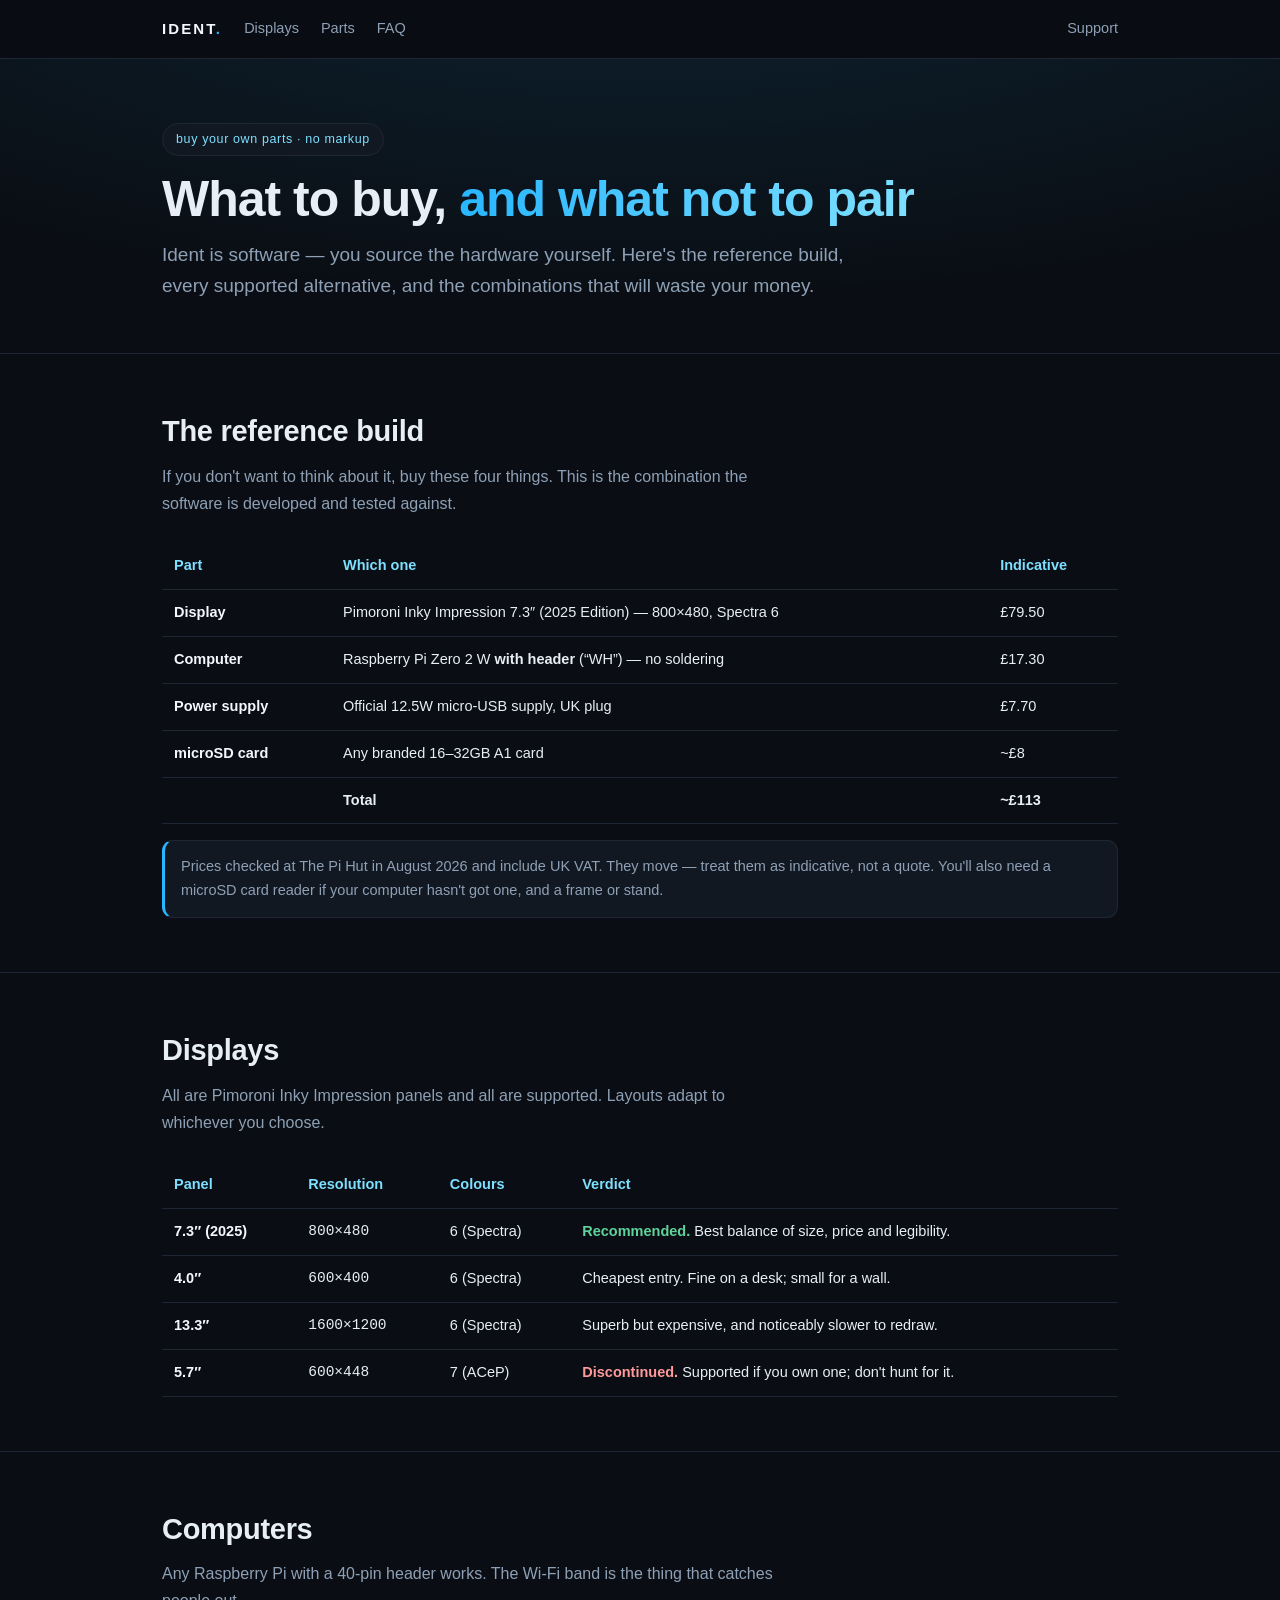
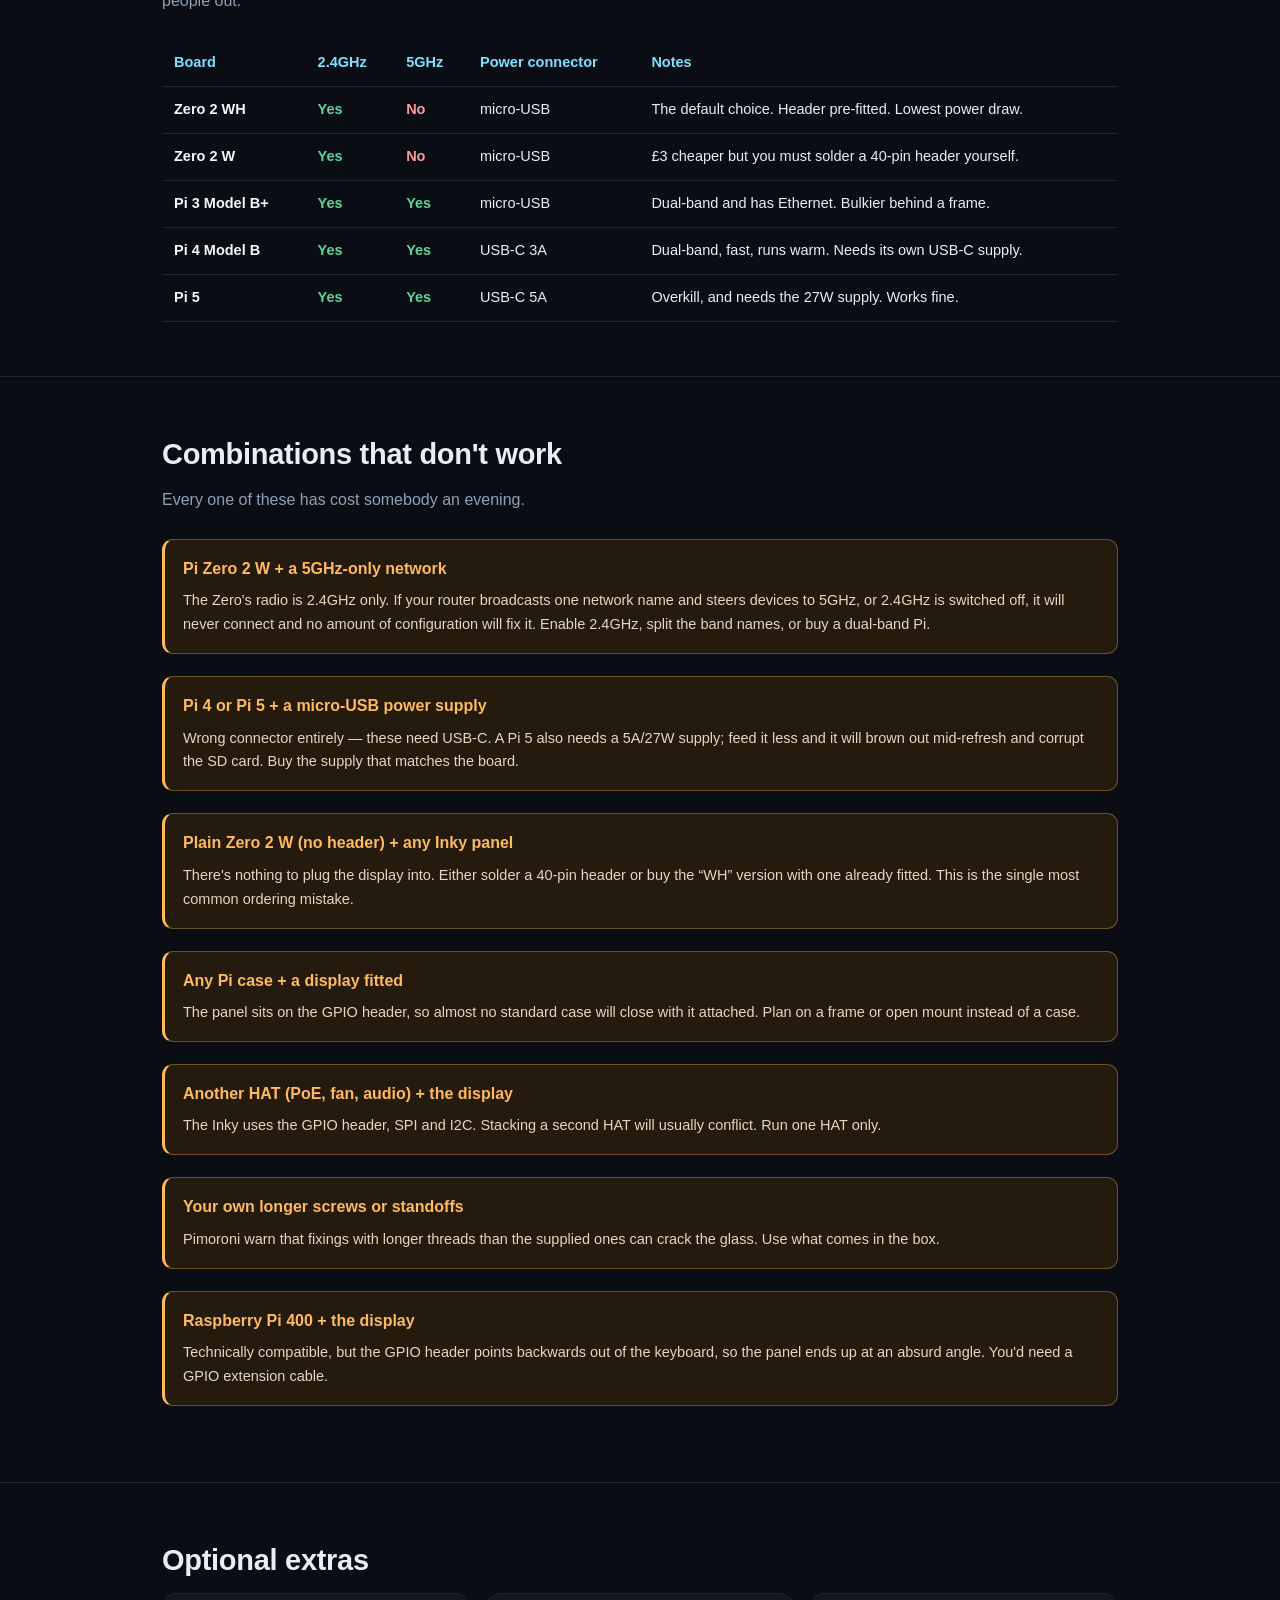
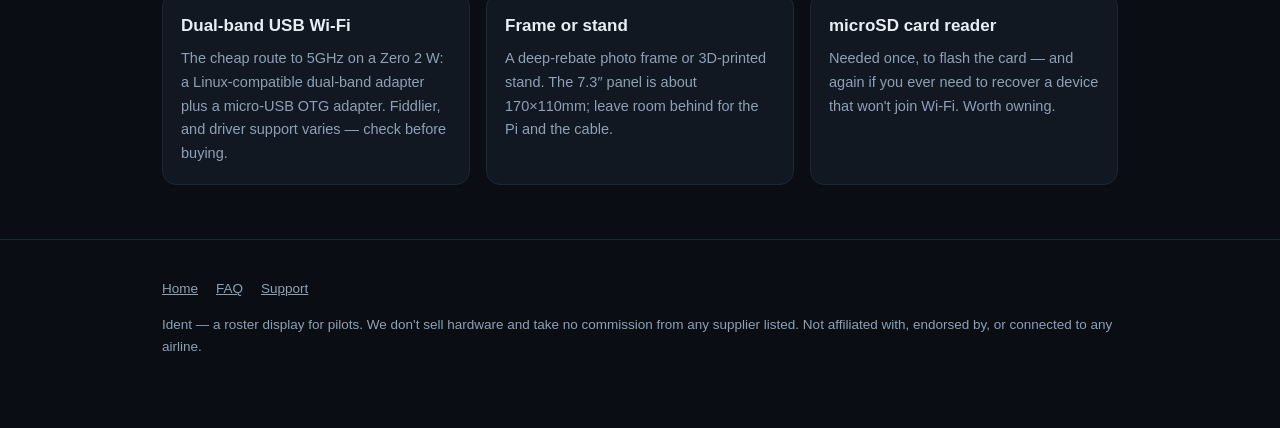
<file: docs/parts.html>
<!doctype html>
<html lang="en">
<head>
<meta charset="utf-8">
<meta name="viewport" content="width=device-width,initial-scale=1">
<title>Ident — parts list</title>
<meta name="description" content="Everything you need to build an Ident display, which parts work together, and the combinations to avoid.">
<link rel="stylesheet" href="style.css">
</head>
<body>

<nav><div class="wrap">
  <a class="brand" href="index.html">IDENT<span>.</span></a>
  <a class="l" href="index.html#displays">Displays</a>
  <a class="l" href="parts.html">Parts</a>
  <a class="l" href="faq.html">FAQ</a>
  <span class="sp"></span>
  <a class="l" href="support.html">Support</a>
</div></nav>

<header><div class="wrap">
  <span class="badge">buy your own parts · no markup</span>
  <h1>What to buy, <span class="g">and what not to pair</span></h1>
  <p class="lead">Ident is software — you source the hardware yourself. Here's the reference build,
    every supported alternative, and the combinations that will waste your money.</p>
</div></header>

<section><div class="wrap">
  <h2>The reference build</h2>
  <p class="sub">If you don't want to think about it, buy these four things. This is the
    combination the software is developed and tested against.</p>
  <table>
    <tr><th>Part</th><th>Which one</th><th>Indicative</th></tr>
    <tr><td class="k">Display</td>
      <td>Pimoroni Inky Impression 7.3″ (2025 Edition) — 800×480, Spectra 6</td><td>£79.50</td></tr>
    <tr><td class="k">Computer</td>
      <td>Raspberry Pi Zero 2 W <strong>with header</strong> (“WH”) — no soldering</td><td>£17.30</td></tr>
    <tr><td class="k">Power supply</td>
      <td>Official 12.5W micro-USB supply, UK plug</td><td>£7.70</td></tr>
    <tr><td class="k">microSD card</td>
      <td>Any branded 16–32GB A1 card</td><td>~£8</td></tr>
    <tr><td class="k"></td><td><strong>Total</strong></td><td><strong>~£113</strong></td></tr>
  </table>
  <div class="note" style="margin-top:16px">Prices checked at The Pi Hut in August 2026 and include
    UK VAT. They move — treat them as indicative, not a quote. You'll also need a microSD card reader
    if your computer hasn't got one, and a frame or stand.</div>
</div></section>

<section><div class="wrap">
  <h2>Displays</h2>
  <p class="sub">All are Pimoroni Inky Impression panels and all are supported. Layouts adapt to
    whichever you choose.</p>
  <table>
    <tr><th>Panel</th><th>Resolution</th><th>Colours</th><th>Verdict</th></tr>
    <tr><td class="k">7.3″ (2025)</td><td class="mono">800×480</td><td>6 (Spectra)</td>
      <td><span class="yes">Recommended.</span> Best balance of size, price and legibility.</td></tr>
    <tr><td class="k">4.0″</td><td class="mono">600×400</td><td>6 (Spectra)</td>
      <td>Cheapest entry. Fine on a desk; small for a wall.</td></tr>
    <tr><td class="k">13.3″</td><td class="mono">1600×1200</td><td>6 (Spectra)</td>
      <td>Superb but expensive, and noticeably slower to redraw.</td></tr>
    <tr><td class="k">5.7″</td><td class="mono">600×448</td><td>7 (ACeP)</td>
      <td><span class="no">Discontinued.</span> Supported if you own one; don't hunt for it.</td></tr>
  </table>
</div></section>

<section><div class="wrap">
  <h2>Computers</h2>
  <p class="sub">Any Raspberry Pi with a 40-pin header works. The Wi-Fi band is the thing that
    catches people out.</p>
  <table>
    <tr><th>Board</th><th>2.4GHz</th><th>5GHz</th><th>Power connector</th><th>Notes</th></tr>
    <tr><td class="k">Zero 2 WH</td><td class="yes">Yes</td><td class="no">No</td><td>micro-USB</td>
      <td>The default choice. Header pre-fitted. Lowest power draw.</td></tr>
    <tr><td class="k">Zero 2 W</td><td class="yes">Yes</td><td class="no">No</td><td>micro-USB</td>
      <td>£3 cheaper but you must solder a 40-pin header yourself.</td></tr>
    <tr><td class="k">Pi 3 Model B+</td><td class="yes">Yes</td><td class="yes">Yes</td><td>micro-USB</td>
      <td>Dual-band and has Ethernet. Bulkier behind a frame.</td></tr>
    <tr><td class="k">Pi 4 Model B</td><td class="yes">Yes</td><td class="yes">Yes</td><td>USB-C 3A</td>
      <td>Dual-band, fast, runs warm. Needs its own USB-C supply.</td></tr>
    <tr><td class="k">Pi 5</td><td class="yes">Yes</td><td class="yes">Yes</td><td>USB-C 5A</td>
      <td>Overkill, and needs the 27W supply. Works fine.</td></tr>
  </table>
</div></section>

<section><div class="wrap">
  <h2>Combinations that don't work</h2>
  <p class="sub">Every one of these has cost somebody an evening.</p>

  <div class="warn">
    <strong>Pi Zero 2 W + a 5GHz-only network</strong>
    <p>The Zero's radio is 2.4GHz only. If your router broadcasts one network name and steers
      devices to 5GHz, or 2.4GHz is switched off, it will never connect and no amount of
      configuration will fix it. Enable 2.4GHz, split the band names, or buy a dual-band Pi.</p>
  </div>

  <div class="warn">
    <strong>Pi 4 or Pi 5 + a micro-USB power supply</strong>
    <p>Wrong connector entirely — these need USB-C. A Pi 5 also needs a 5A/27W supply; feed it less
      and it will brown out mid-refresh and corrupt the SD card. Buy the supply that matches
      the board.</p>
  </div>

  <div class="warn">
    <strong>Plain Zero 2 W (no header) + any Inky panel</strong>
    <p>There's nothing to plug the display into. Either solder a 40-pin header or buy the “WH”
      version with one already fitted. This is the single most common ordering mistake.</p>
  </div>

  <div class="warn">
    <strong>Any Pi case + a display fitted</strong>
    <p>The panel sits on the GPIO header, so almost no standard case will close with it attached.
      Plan on a frame or open mount instead of a case.</p>
  </div>

  <div class="warn">
    <strong>Another HAT (PoE, fan, audio) + the display</strong>
    <p>The Inky uses the GPIO header, SPI and I2C. Stacking a second HAT will usually conflict.
      Run one HAT only.</p>
  </div>

  <div class="warn">
    <strong>Your own longer screws or standoffs</strong>
    <p>Pimoroni warn that fixings with longer threads than the supplied ones can crack the glass.
      Use what comes in the box.</p>
  </div>

  <div class="warn">
    <strong>Raspberry Pi 400 + the display</strong>
    <p>Technically compatible, but the GPIO header points backwards out of the keyboard, so the
      panel ends up at an absurd angle. You'd need a GPIO extension cable.</p>
  </div>
</div></section>

<section><div class="wrap">
  <h2>Optional extras</h2>
  <div class="grid">
    <div class="card"><h3>Dual-band USB Wi-Fi</h3>
      <p>The cheap route to 5GHz on a Zero 2 W: a Linux-compatible dual-band adapter plus a
        micro-USB OTG adapter. Fiddlier, and driver support varies — check before buying.</p></div>
    <div class="card"><h3>Frame or stand</h3>
      <p>A deep-rebate photo frame or 3D-printed stand. The 7.3″ panel is about 170×110mm; leave
        room behind for the Pi and the cable.</p></div>
    <div class="card"><h3>microSD card reader</h3>
      <p>Needed once, to flash the card — and again if you ever need to recover a device that
        won't join Wi-Fi. Worth owning.</p></div>
  </div>
</div></section>

<footer><div class="wrap">
  <div class="fl"><a href="index.html">Home</a><a href="faq.html">FAQ</a><a href="support.html">Support</a></div>
  <p>Ident — a roster display for pilots. We don't sell hardware and take no commission from any
    supplier listed. Not affiliated with, endorsed by, or connected to any airline.</p>
</div></footer>

</body></html>
</file>
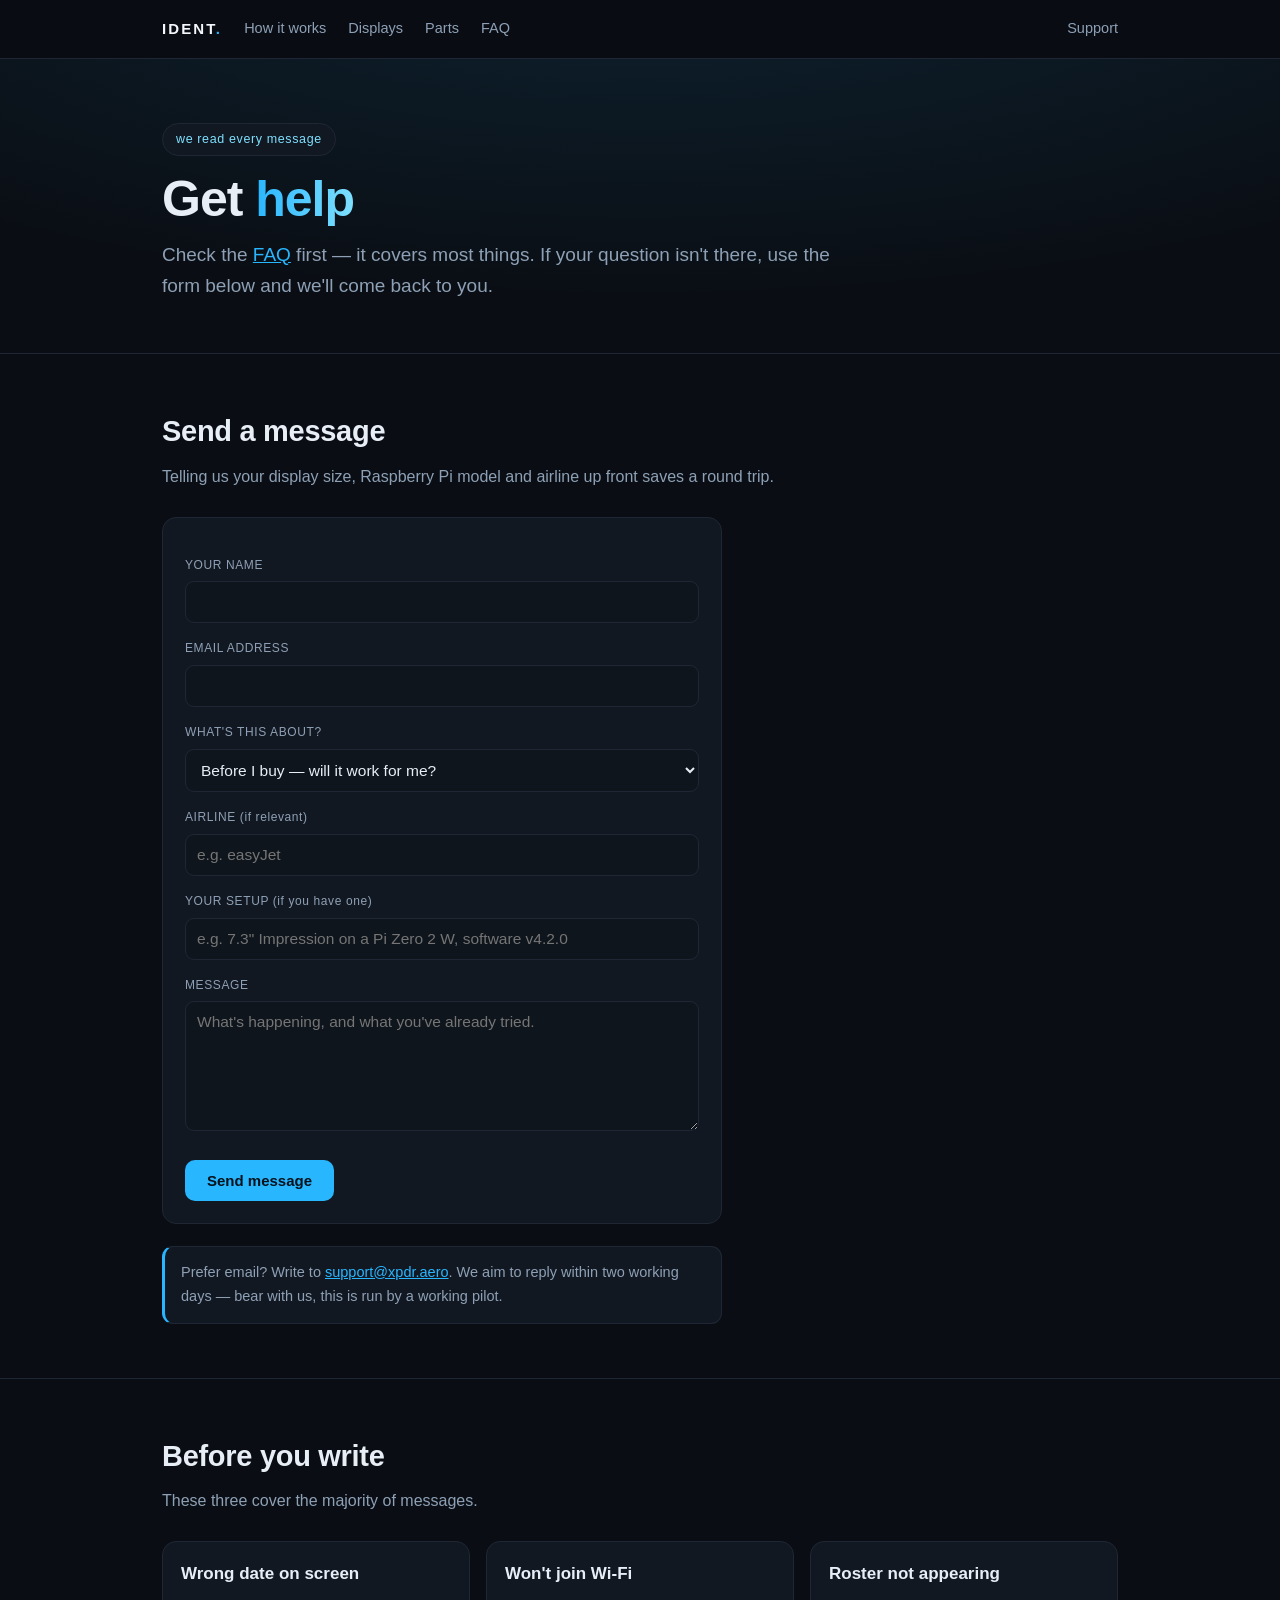
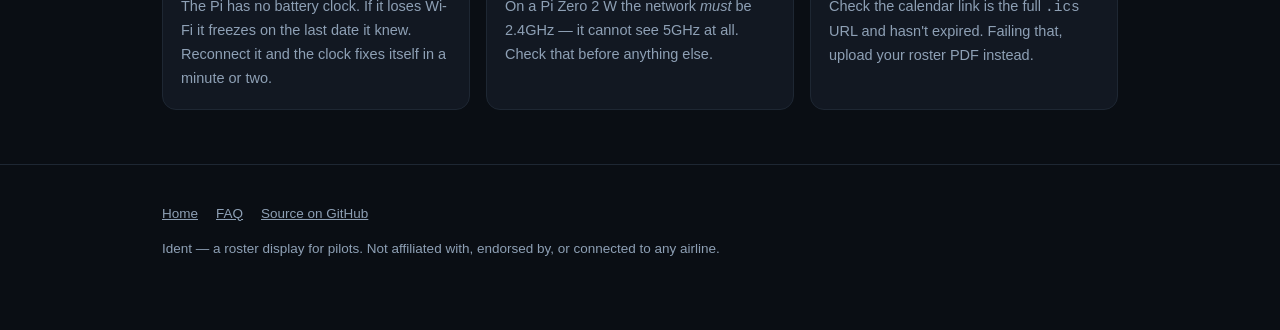
<file: docs/support.html>
<!doctype html>
<html lang="en">
<head>
<meta charset="utf-8">
<meta name="viewport" content="width=device-width,initial-scale=1">
<title>Ident — support</title>
<meta name="description" content="Get help with Ident: setup questions, roster compatibility, Wi-Fi problems and pre-purchase advice.">
<link rel="stylesheet" href="style.css">
</head>
<body>

<nav><div class="wrap">
  <a class="brand" href="index.html">IDENT<span>.</span></a>
  <a class="l" href="index.html#how">How it works</a>
  <a class="l" href="index.html#displays">Displays</a>
  <a class="l" href="parts.html">Parts</a>
  <a class="l" href="faq.html">FAQ</a>
  <span class="sp"></span>
  <a class="l" href="support.html">Support</a>
</div></nav>

<header><div class="wrap">
  <span class="badge">we read every message</span>
  <h1>Get <span class="g">help</span></h1>
  <p class="lead">Check the <a href="faq.html">FAQ</a> first — it covers most things. If your
    question isn't there, use the form below and we'll come back to you.</p>
</div></header>

<section><div class="wrap">
  <h2>Send a message</h2>
  <p class="sub">Telling us your display size, Raspberry Pi model and airline up front saves a
    round trip.</p>

  <!-- =====================================================================
       SETUP REQUIRED before this form works. Two free steps:

       1. Email address — Cloudflare Dashboard > xpdr.aero > Email > Email
          Routing. Create support@xpdr.aero and forward it to your personal
          inbox. Free, and it keeps your real address off this page.

       2. Form delivery — a static site can't send email by itself. Create a
          free form at formspree.io (or getform.io / basin.com), point it at
          support@xpdr.aero, then replace YOUR_FORM_ID below with the id they
          give you. Until then the form will not deliver anything.
       ===================================================================== -->

  <form action="https://formspree.io/f/YOUR_FORM_ID" method="POST">
    <label for="name">YOUR NAME</label>
    <input id="name" name="name" required autocomplete="name">

    <label for="email">EMAIL ADDRESS</label>
    <input id="email" type="email" name="email" required autocomplete="email">
    <input type="hidden" name="_subject" value="Ident support enquiry">

    <label for="topic">WHAT'S THIS ABOUT?</label>
    <select id="topic" name="topic">
      <option>Before I buy — will it work for me?</option>
      <option>Roster / airline compatibility</option>
      <option>Setting it up for the first time</option>
      <option>Wi-Fi or network trouble</option>
      <option>Display or hardware problem</option>
      <option>Remote access</option>
      <option>Billing or refund</option>
      <option>Something else</option>
    </select>

    <label for="airline">AIRLINE (if relevant)</label>
    <input id="airline" name="airline" placeholder="e.g. easyJet">

    <label for="setup">YOUR SETUP (if you have one)</label>
    <input id="setup" name="setup" placeholder="e.g. 7.3&quot; Impression on a Pi Zero 2 W, software v4.2.0">

    <label for="message">MESSAGE</label>
    <textarea id="message" name="message" required
      placeholder="What's happening, and what you've already tried."></textarea>

    <!-- simple spam trap: real people leave this empty -->
    <div style="position:absolute;left:-9999px" aria-hidden="true">
      <label for="company">Company</label>
      <input id="company" name="_gotcha" tabindex="-1" autocomplete="off">
    </div>

    <button type="submit">Send message</button>
  </form>

  <div class="note" style="margin-top:22px;max-width:560px">
    Prefer email? Write to <a href="mailto:support@xpdr.aero">support@xpdr.aero</a>.
    We aim to reply within two working days — bear with us, this is run by a working pilot.
  </div>
</div></section>

<section><div class="wrap">
  <h2>Before you write</h2>
  <p class="sub">These three cover the majority of messages.</p>
  <div class="grid">
    <div class="card"><h3>Wrong date on screen</h3>
      <p>The Pi has no battery clock. If it loses Wi-Fi it freezes on the last date it knew.
        Reconnect it and the clock fixes itself in a minute or two.</p></div>
    <div class="card"><h3>Won't join Wi-Fi</h3>
      <p>On a Pi Zero 2 W the network <em>must</em> be 2.4GHz — it cannot see 5GHz at all. Check
        that before anything else.</p></div>
    <div class="card"><h3>Roster not appearing</h3>
      <p>Check the calendar link is the full <span class="mono">.ics</span> URL and hasn't expired.
        Failing that, upload your roster PDF instead.</p></div>
  </div>
</div></section>

<footer><div class="wrap">
  <div class="fl"><a href="index.html">Home</a><a href="faq.html">FAQ</a>
    <a href="https://github.com/captaincomplex/ident">Source on GitHub</a></div>
  <p>Ident — a roster display for pilots. Not affiliated with, endorsed by, or connected to any airline.</p>
</div></footer>

</body></html>
</file>
<file: docs/style.css>
:root{
  --bg:#0a0e14; --panel:#121822; --panel2:#0f151d; --line:#1e2733;
  --ink:#e8eef6; --muted:#8ea0b5; --accent:#28b6ff; --accent2:#7ee0ff;
  --warn:#ffb95e; --warnbg:#241a0d; --ok:#5fd39b; --white:#f4f8fc;
  --radius:14px; --max:1000px;
}
*{box-sizing:border-box}
html{scroll-behavior:smooth}
body{margin:0;background:var(--bg);color:var(--ink);
  font:16px/1.65 -apple-system,BlinkMacSystemFont,"Segoe UI",Roboto,Helvetica,Arial,sans-serif;
  -webkit-font-smoothing:antialiased}
.wrap{max-width:var(--max);margin:0 auto;padding:0 22px}
a{color:var(--accent)}
.mono{font-family:ui-monospace,SFMono-Regular,Menlo,Consolas,monospace}
.k{color:var(--white);font-weight:600}

nav{position:sticky;top:0;z-index:20;background:rgba(10,14,20,.92);
  backdrop-filter:blur(8px);border-bottom:1px solid var(--line)}
nav .wrap{display:flex;align-items:center;gap:22px;height:58px}
nav .brand{font-weight:700;letter-spacing:.14em;font-size:15px;color:var(--white);text-decoration:none}
nav .brand span{color:var(--accent)}
nav a.l{color:var(--muted);text-decoration:none;font-size:14.5px}
nav a.l:hover{color:var(--ink)}
nav .sp{margin-left:auto}

header{padding:64px 0 30px;border-bottom:1px solid var(--line);
  background:radial-gradient(1100px 380px at 50% -140px,rgba(40,182,255,.13),transparent)}
.badge{display:inline-block;border:1px solid var(--line);background:var(--panel);
  color:var(--accent2);border-radius:999px;padding:5px 13px;font-size:12.5px;letter-spacing:.05em}
h1{font-size:clamp(30px,5.2vw,50px);line-height:1.1;margin:16px 0 12px;letter-spacing:-.02em}
h1 .g{background:linear-gradient(92deg,var(--accent),var(--accent2));
  -webkit-background-clip:text;background-clip:text;color:transparent}
.lead{color:var(--muted);font-size:clamp(16px,2.1vw,19px);max-width:66ch;margin:0 0 22px}
.cta{display:flex;gap:12px;flex-wrap:wrap;margin-bottom:34px}
.btn{display:inline-block;padding:12px 20px;border-radius:11px;text-decoration:none;
  font-weight:600;font-size:15px;border:1px solid transparent}
.btn.primary{background:var(--accent);color:#04121c}
.btn.ghost{border-color:var(--line);color:var(--ink);background:var(--panel)}
.btn:hover{opacity:.92}

section{padding:54px 0;border-bottom:1px solid var(--line)}
h2{font-size:clamp(21px,3vw,29px);margin:0 0 8px;letter-spacing:-.01em}
h3{font-size:17px;margin:0 0 7px}
p.sub{color:var(--muted);margin:0 0 26px;max-width:70ch}

.shot{background:var(--panel);border:1px solid var(--line);border-radius:var(--radius);
  padding:14px;margin-top:8px}
.shot img{width:100%;display:block;border-radius:8px;image-rendering:auto}
.cap{color:var(--muted);font-size:12.5px;margin-top:10px;text-align:center}

.grid{display:grid;gap:16px;grid-template-columns:repeat(auto-fit,minmax(250px,1fr))}
.card{background:var(--panel);border:1px solid var(--line);border-radius:var(--radius);padding:18px}
.card p{color:var(--muted);margin:0;font-size:14.5px}

.panels{display:grid;gap:18px;grid-template-columns:repeat(auto-fit,minmax(260px,1fr))}
.pcard{background:var(--panel);border:1px solid var(--line);border-radius:var(--radius);
  padding:16px;display:flex;flex-direction:column}
.pcard img{width:100%;border-radius:8px;display:block;background:#000}
.pcard .t{display:flex;align-items:baseline;gap:8px;margin:13px 0 3px}
.pcard .t h3{margin:0}
.pcard .px{color:var(--muted);font-size:12.5px}
.pcard p{color:var(--muted);font-size:14px;margin:6px 0 0}
.tag{display:inline-block;font-size:11.5px;padding:3px 9px;border-radius:999px;margin-top:11px;
  border:1px solid var(--line);color:var(--muted);align-self:flex-start}
.tag.best{border-color:rgba(95,211,155,.45);color:var(--ok)}
.tag.gone{border-color:rgba(255,120,120,.4);color:#ff9a9a}

.warn{background:var(--warnbg);border:1px solid rgba(255,185,94,.34);
  border-left:3px solid var(--warn);border-radius:11px;padding:16px 18px;margin:22px 0}
.warn strong{color:var(--warn)}
.warn p{margin:7px 0 0;color:#e4d6c2;font-size:14.5px}
.note{background:var(--panel);border:1px solid var(--line);border-left:3px solid var(--accent);
  border-radius:11px;padding:14px 16px;color:var(--muted);font-size:14.5px}

table{width:100%;border-collapse:collapse;font-size:14.5px}
th,td{text-align:left;padding:11px 12px;border-bottom:1px solid var(--line);vertical-align:top}
th{color:var(--accent2);font-weight:600}
td.k{white-space:nowrap;color:var(--white);font-weight:600}
.yes{color:var(--ok);font-weight:600}
.no{color:#ff9a9a;font-weight:600}

details{background:var(--panel);border:1px solid var(--line);border-radius:11px;
  padding:0;margin-bottom:10px;overflow:hidden}
details summary{cursor:pointer;padding:15px 18px;font-weight:600;font-size:15.5px;list-style:none}
details summary::-webkit-details-marker{display:none}
details summary::before{content:"+";color:var(--accent);margin-right:11px;font-weight:700}
details[open] summary::before{content:"–"}
details .body{padding:0 18px 16px;color:var(--muted);font-size:14.5px}
details .body p{margin:0 0 10px}
details .body p:last-child{margin:0}
.faqcat{margin:30px 0 12px;color:var(--accent2);font-size:12.5px;letter-spacing:.09em;font-weight:600}

form{background:var(--panel);border:1px solid var(--line);border-radius:var(--radius);
  padding:22px;max-width:560px}
label{display:block;font-size:12px;color:var(--muted);letter-spacing:.05em;margin:16px 0 6px}
input,textarea,select{width:100%;padding:11px;border-radius:9px;border:1px solid var(--line);
  background:var(--panel2);color:var(--ink);font-size:15.5px;font-family:inherit}
textarea{min-height:130px;resize:vertical}
button{margin-top:20px;padding:12px 22px;border:0;border-radius:10px;background:var(--accent);
  color:#04121c;font-weight:700;font-size:15px;cursor:pointer}
button:hover{opacity:.92}

footer{padding:38px 0 56px;color:var(--muted);font-size:13.5px}
footer a{color:var(--muted)}
footer .fl{display:flex;gap:18px;flex-wrap:wrap;margin-bottom:12px}

/* --- scrollable style gallery --- */
.gal{position:relative;margin-top:6px}
.rail{display:flex;gap:16px;overflow-x:auto;scroll-snap-type:x mandatory;
  padding:4px 2px 16px;scrollbar-width:thin;scrollbar-color:var(--line) transparent}
.rail::-webkit-scrollbar{height:8px}
.rail::-webkit-scrollbar-thumb{background:var(--line);border-radius:99px}
.rail::-webkit-scrollbar-track{background:transparent}
.slide{flex:0 0 clamp(280px,74vw,560px);scroll-snap-align:center;
  background:var(--panel);border:1px solid var(--line);border-radius:var(--radius);padding:14px}
.slide img{width:100%;display:block;border-radius:8px;background:#000}
.slide .t{display:flex;align-items:baseline;gap:9px;margin-top:12px}
.slide .t h3{margin:0;font-size:16px}
.slide .t span{color:var(--muted);font-size:12.5px}
.slide p{color:var(--muted);font-size:14px;margin:5px 0 0}
.galhint{color:var(--muted);font-size:12.5px;display:flex;align-items:center;gap:8px;margin-top:2px}
.galhint .arrow{color:var(--accent)}
.navbtns{display:flex;gap:8px;justify-content:flex-end;margin-bottom:10px}
.navbtns button{margin:0;padding:7px 14px;background:var(--panel);color:var(--ink);
  border:1px solid var(--line);border-radius:9px;font-size:16px;font-weight:600;line-height:1}
.navbtns button:hover{border-color:var(--accent);color:var(--accent)}
</file>
